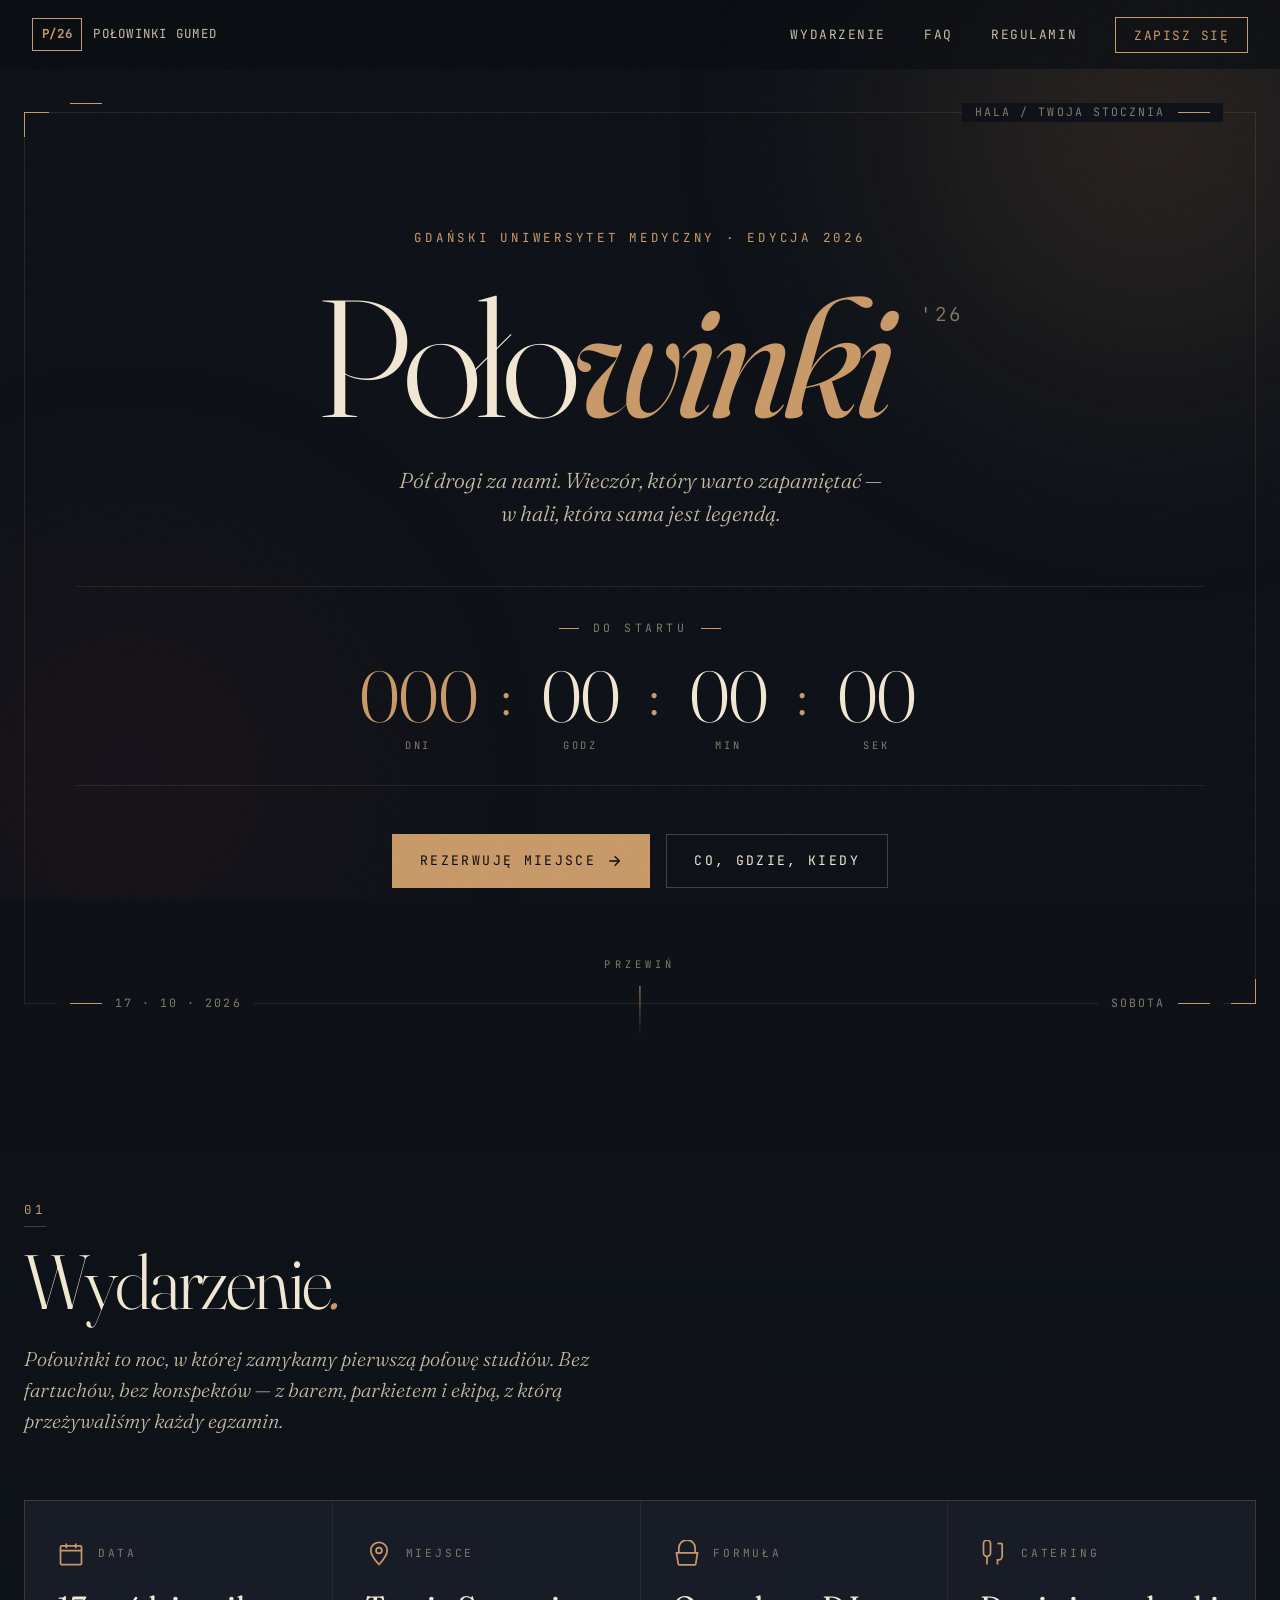
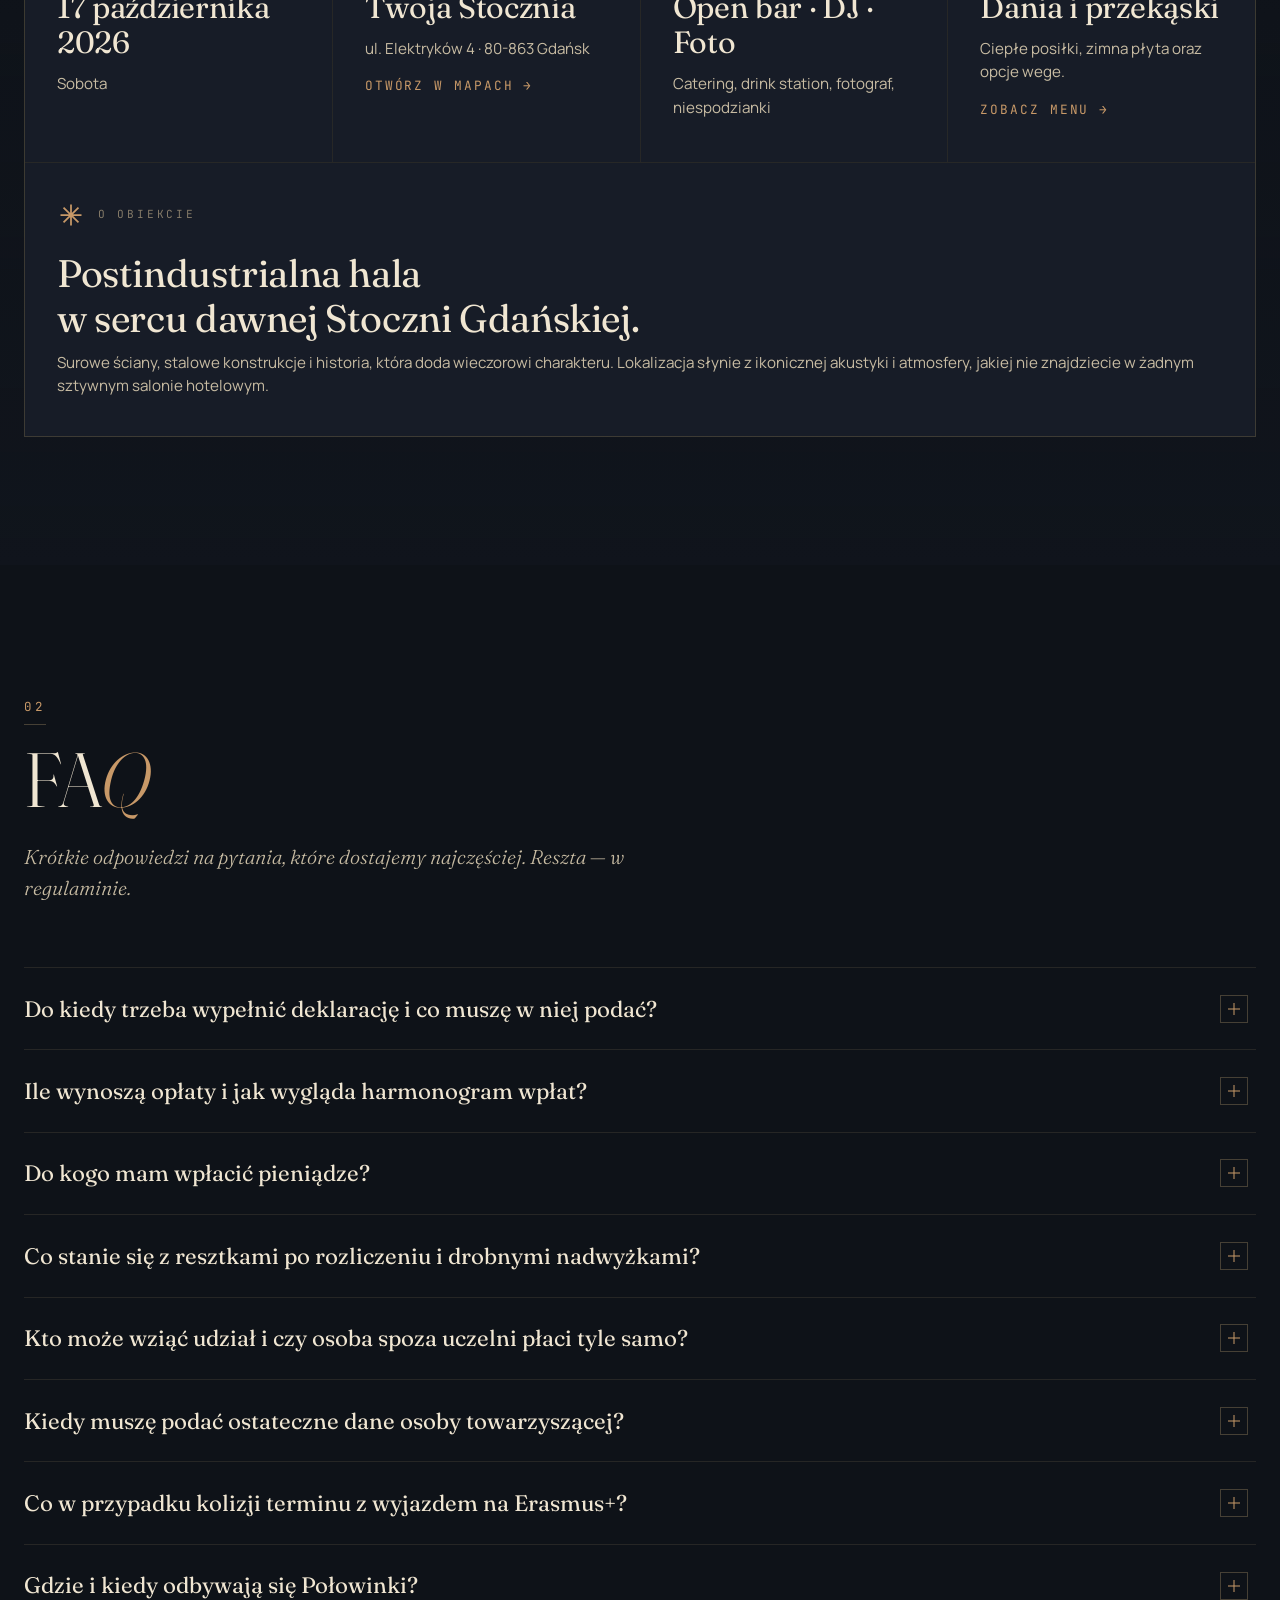
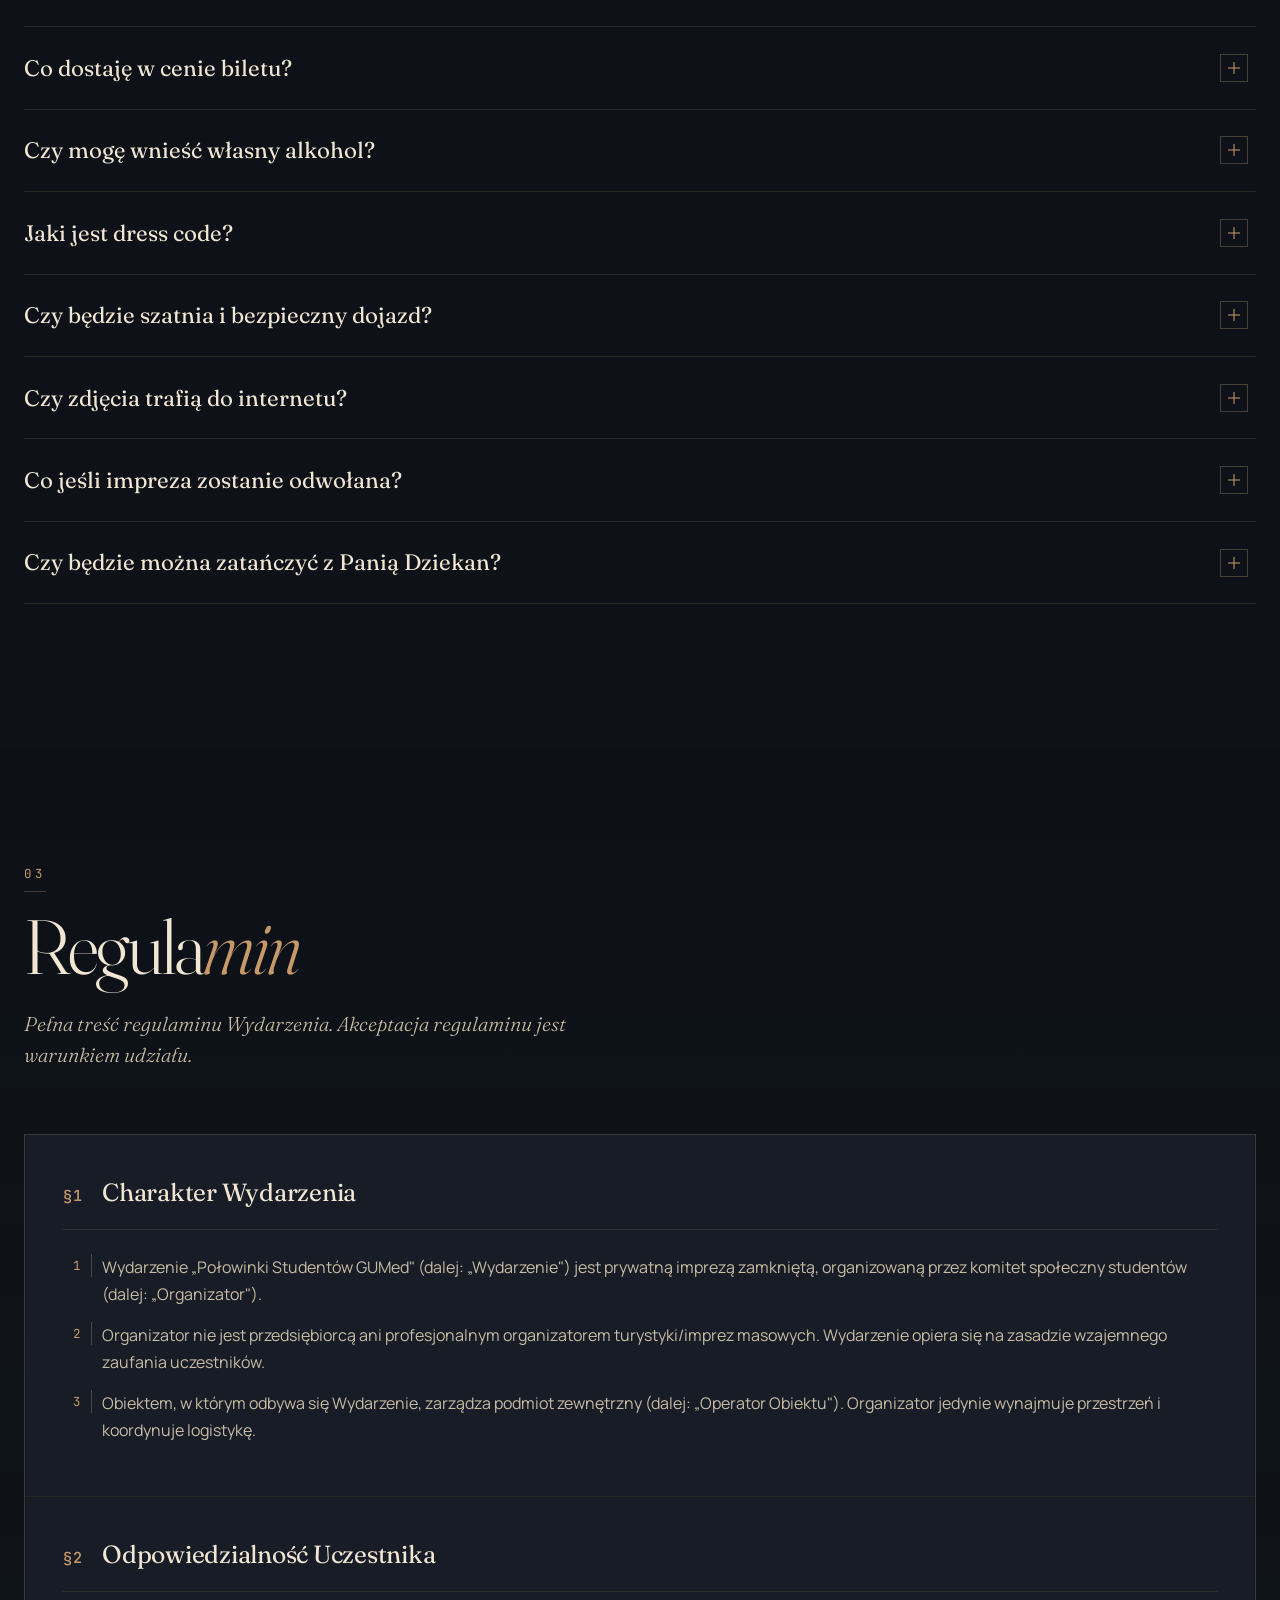
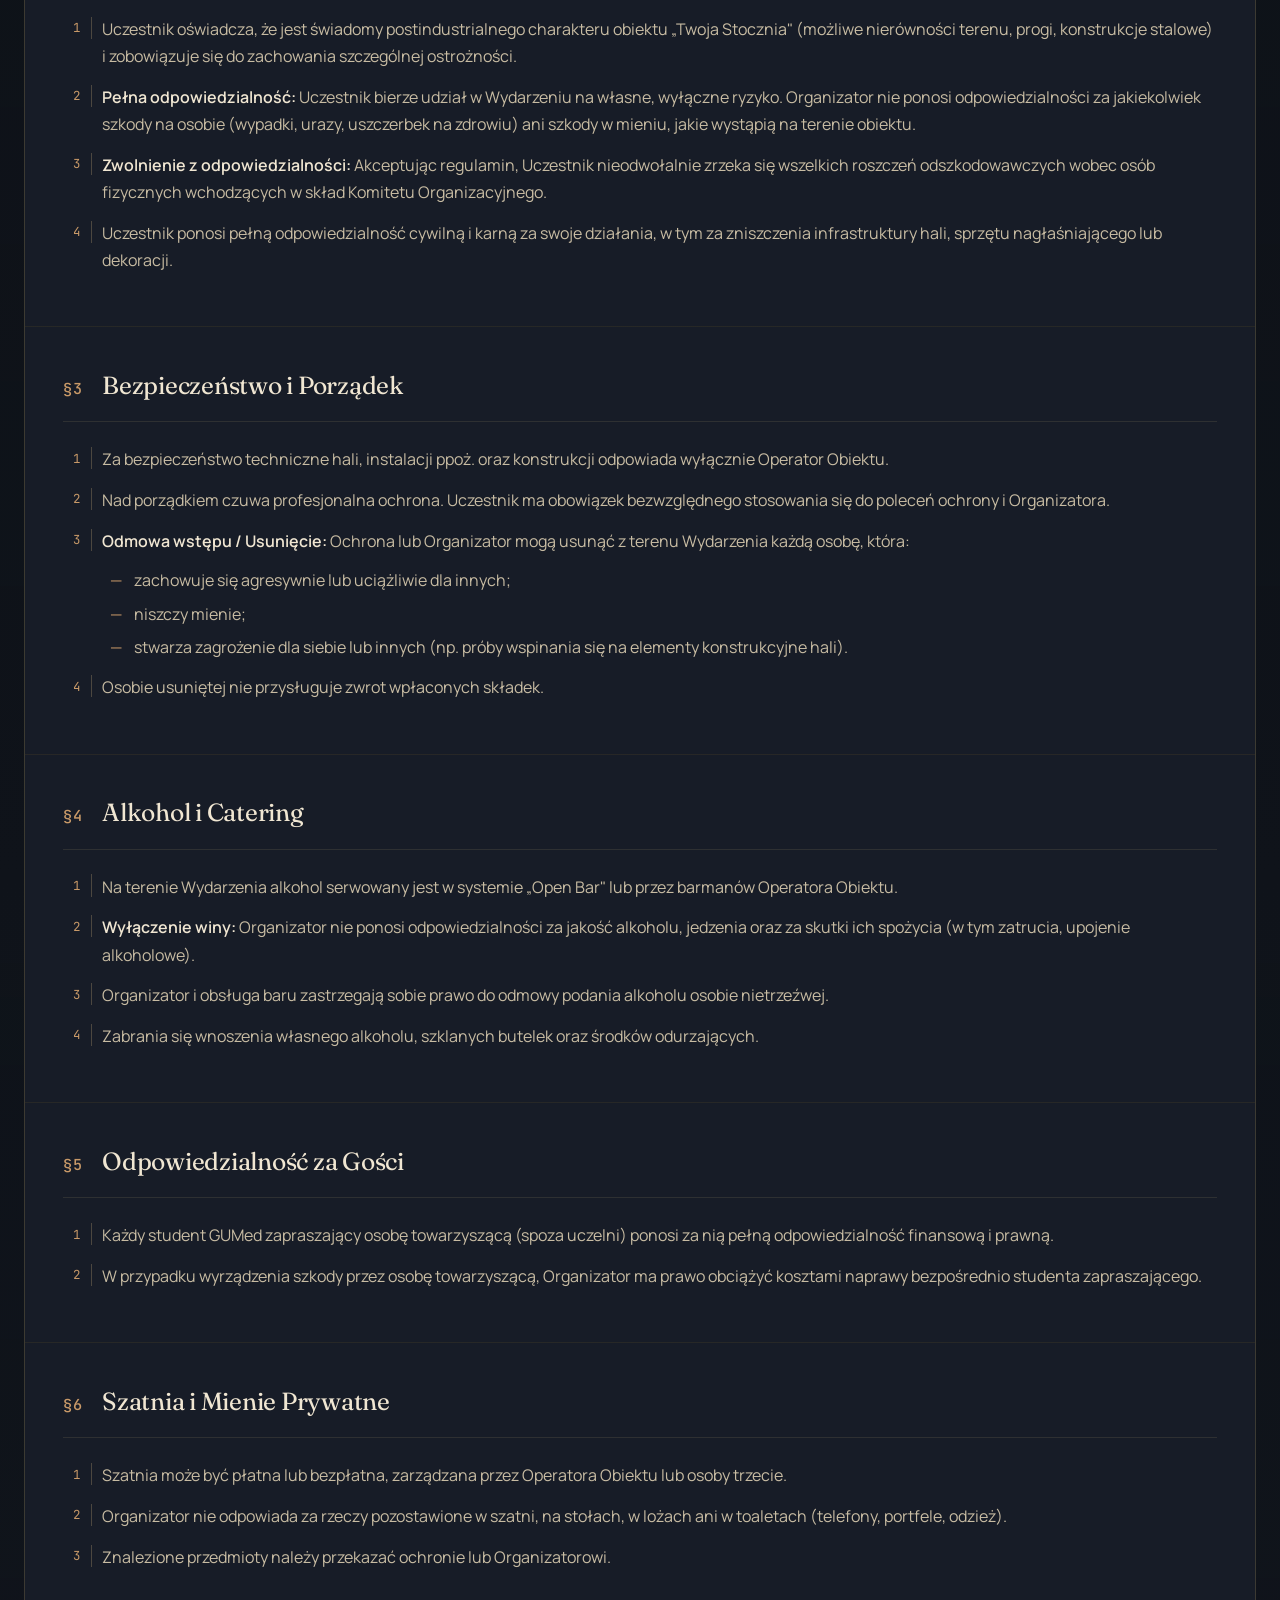
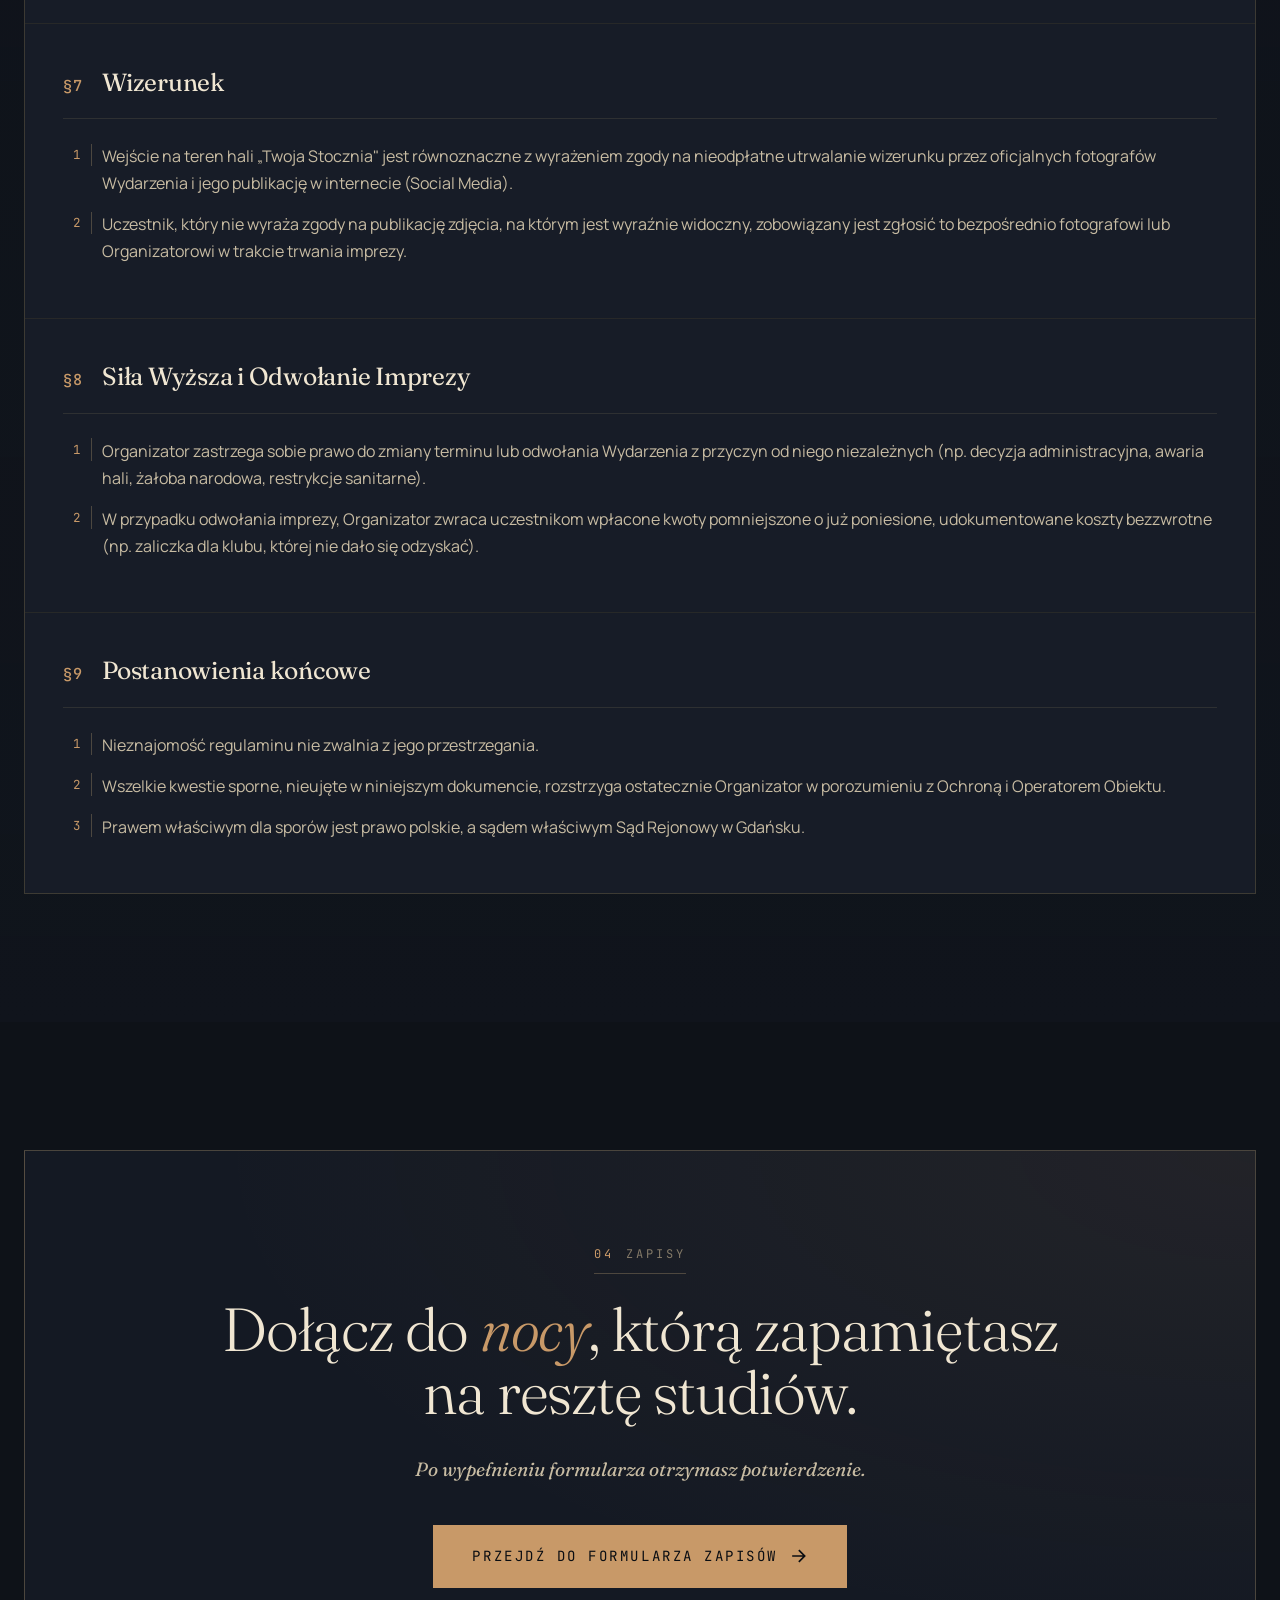
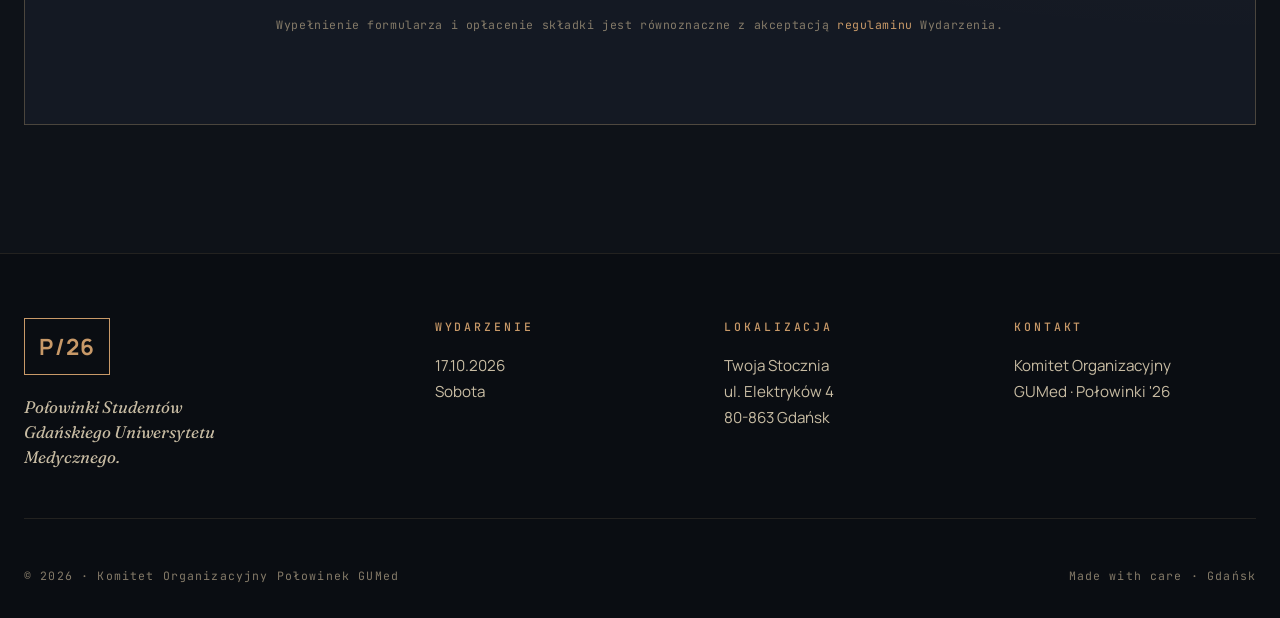
<file: index.html>
<!DOCTYPE html>
<html lang="pl">
<head>
    <meta charset="UTF-8">
    <meta name="viewport" content="width=device-width, initial-scale=1.0">
    <meta name="description" content="Połowinki Studentów GUMed 2026 — 17 października, Twoja Stocznia w Gdańsku. Wieczór, który zapamiętasz na resztę studiów.">
    <meta property="og:title" content="Połowinki GUMed 2026">
    <meta property="og:description" content="17.10.2026 · Twoja Stocznia · Gdańsk">
    <title>Połowinki GUMed 2026 — Twoja Stocznia</title>

    <link rel="preconnect" href="https://fonts.googleapis.com">
    <link rel="preconnect" href="https://fonts.gstatic.com" crossorigin>
    <link href="https://fonts.googleapis.com/css2?family=Fraunces:ital,opsz,wght@0,9..144,300..900;1,9..144,300..900&family=Manrope:wght@300;400;500;600;700&family=JetBrains+Mono:wght@300;400;500;700&display=swap" rel="stylesheet">

    <link rel="stylesheet" href="styles.css">
</head>
<body>

    <!-- Grain overlay -->
    <div class="grain" aria-hidden="true"></div>

    <!-- Ambient glow -->
    <div class="ambient" aria-hidden="true">
        <div class="glow glow-1"></div>
        <div class="glow glow-2"></div>
    </div>

    <!-- Nav -->
    <nav class="nav">
        <div class="nav-inner">
            <a href="#top" class="nav-brand">
                <span class="brand-mark">P/26</span>
                <span class="brand-text">Połowinki GUMed</span>
            </a>
            <ul class="nav-links">
                <li><a href="#wydarzenie">Wydarzenie</a></li>
                <li><a href="#faq">FAQ</a></li>
                <li><a href="#regulamin">Regulamin</a></li>
                <li><a href="#zapisy" class="nav-cta">Zapisz się</a></li>
            </ul>
            <button class="nav-toggle" aria-label="Menu" aria-expanded="false">
                <span></span><span></span><span></span>
            </button>
        </div>
    </nav>

    <!-- HERO -->
    <header id="top" class="hero">
        <div class="hero-frame">

            <div class="hero-meta hero-meta-tl reveal">
                <span class="line"></span>
            </div>
            <div class="hero-meta hero-meta-tr reveal">
                <span>Hala / Twoja Stocznia</span>
                <span class="line"></span>
            </div>

            <div class="hero-content">
                <p class="eyebrow reveal">Gdański Uniwersytet Medyczny · Edycja 2026</p>

                <h1 class="hero-title">
                    <span class="reveal">Poło<em>winki</em></span>
                    <span class="hero-year reveal">'26</span>
                </h1>

                <p class="hero-tagline reveal">
                    Pół drogi za nami. Wieczór, który warto zapamiętać —<br>
                    w hali, która sama jest legendą.
                </p>

                <!-- COUNTDOWN -->
                <div class="countdown reveal" aria-label="Odliczanie do wydarzenia">
                    <div class="countdown-label">
                        <span class="line short"></span>
                        <span>Do startu</span>
                        <span class="line short"></span>
                    </div>
                    <div class="countdown-grid">
                        <div class="cd-unit">
                            <span class="cd-value" id="cd-days">000</span>
                            <span class="cd-key">dni</span>
                        </div>
                        <div class="cd-sep">:</div>
                        <div class="cd-unit">
                            <span class="cd-value" id="cd-hours">00</span>
                            <span class="cd-key">godz</span>
                        </div>
                        <div class="cd-sep">:</div>
                        <div class="cd-unit">
                            <span class="cd-value" id="cd-minutes">00</span>
                            <span class="cd-key">min</span>
                        </div>
                        <div class="cd-sep">:</div>
                        <div class="cd-unit">
                            <span class="cd-value" id="cd-seconds">00</span>
                            <span class="cd-key">sek</span>
                        </div>
                    </div>
                </div>

                <div class="hero-cta reveal">
                    <a href="#zapisy" class="btn btn-primary">
                        <span>Rezerwuję miejsce</span>
                        <svg width="16" height="16" viewBox="0 0 24 24" fill="none" stroke="currentColor" stroke-width="2"><path d="M5 12h14M13 5l7 7-7 7"/></svg>
                    </a>
                    <a href="#wydarzenie" class="btn btn-ghost">
                        <span>Co, gdzie, kiedy</span>
                    </a>
                </div>
            </div>

            <div class="hero-meta hero-meta-bl reveal">
                <span class="line"></span>
                <span>17 · 10 · 2026</span>
            </div>
            <div class="hero-meta hero-meta-br reveal">
                <span>Sobota</span>
                <span class="line"></span>
            </div>
        </div>

        <div class="scroll-cue" aria-hidden="true">
            <span>przewiń</span>
            <span class="scroll-line"></span>
        </div>
    </header>

    <!-- WYDARZENIE / DETAILS -->
    <section id="wydarzenie" class="section section-details">
        <div class="container">
            <div class="section-head">
                <span class="section-num">01</span>
                <h2 class="section-title">Wydarzenie<em>.</em></h2>
                <p class="section-lede">
                    Połowinki to noc, w której zamykamy pierwszą połowę studiów. Bez fartuchów, bez konspektów —
                    z barem, parkietem i ekipą, z którą przeżywaliśmy każdy egzamin.
                </p>
            </div>

            <div class="details-grid">
                <article class="detail-card">
                    <div class="detail-card-head">
                        <span class="detail-icon">
                            <svg viewBox="0 0 24 24" fill="none" stroke="currentColor" stroke-width="1.5">
                                <rect x="3" y="5" width="18" height="16" rx="1"/>
                                <path d="M3 9h18M8 3v4M16 3v4"/>
                            </svg>
                        </span>
                        <span class="detail-label">Data</span>
                    </div>
                    <h3 class="detail-value">17 października 2026</h3>
                    <p class="detail-meta">Sobota</p>
                </article>

                <article class="detail-card">
                    <div class="detail-card-head">
                        <span class="detail-icon">
                            <svg viewBox="0 0 24 24" fill="none" stroke="currentColor" stroke-width="1.5">
                                <path d="M12 21s-7-7.5-7-12a7 7 0 0114 0c0 4.5-7 12-7 12z"/>
                                <circle cx="12" cy="9" r="2.5"/>
                            </svg>
                        </span>
                        <span class="detail-label">Miejsce</span>
                    </div>
                    <h3 class="detail-value">Twoja Stocznia</h3>
                    <p class="detail-meta">ul. Elektryków 4 · 80-863 Gdańsk</p>
                    <a href="https://maps.google.com/?q=Twoja+Stocznia+Elektryk%C3%B3w+4+Gda%C5%84sk" target="_blank" rel="noopener" class="detail-link">
                        Otwórz w mapach →
                    </a>
                </article>

                <article class="detail-card">
                    <div class="detail-card-head">
                        <span class="detail-icon">
                            <svg viewBox="0 0 24 24" fill="none" stroke="currentColor" stroke-width="1.5">
                                <path d="M5 11V7a7 7 0 0114 0v4"/>
                                <path d="M3 11h18l-1.5 9.5a1 1 0 01-1 .85h-13a1 1 0 01-1-.85L3 11z"/>
                            </svg>
                        </span>
                        <span class="detail-label">Formuła</span>
                    </div>
                    <h3 class="detail-value">Open bar · DJ · Foto</h3>
                    <p class="detail-meta">Catering, drink station, fotograf, niespodzianki</p>
                </article>

                <article class="detail-card">
                    <div class="detail-card-head">
                        <span class="detail-icon">
                            <svg viewBox="0 0 24 24" fill="none" stroke="currentColor" stroke-width="1.5">
                                <path d="M9 11V3a3 3 0 00-6 0v8c0 1.66 1.34 3 3 3h0c1.66 0 3-1.34 3-3z"/>
                                <path d="M6 14v7"/>
                                <path d="M19 3v11c0 1.66-1.34 3-3 3h-1v4"/>
                                <path d="M15 3h4"/>
                            </svg>
                        </span>
                        <span class="detail-label">Catering</span>
                    </div>
                    <h3 class="detail-value">Dania i przekąski</h3>
                    <p class="detail-meta">Ciepłe posiłki, zimna płyta oraz opcje wege.</p>
                    <a href="https://docs.google.com/document/d/1LWWIO0peQZLAxdT-zgbUD914sLw5LqYyNw_L5iSybtc/edit?usp=sharing" target="_blank" class="detail-link">
                        Zobacz menu →
                    </a>
                </article>

                <article class="detail-card detail-card-wide">
                    <div class="detail-card-head">
                        <span class="detail-icon">
                            <svg viewBox="0 0 24 24" fill="none" stroke="currentColor" stroke-width="1.5">
                                <path d="M12 3v18M3 12h18M5.6 5.6l12.8 12.8M18.4 5.6L5.6 18.4"/>
                            </svg>
                        </span>
                        <span class="detail-label">O obiekcie</span>
                    </div>
                    <h3 class="detail-value">Postindustrialna hala<br>w sercu dawnej Stoczni Gdańskiej.</h3>
                    <p class="detail-meta">
                        Surowe ściany, stalowe konstrukcje i historia, która doda wieczorowi charakteru.
                        Lokalizacja słynie z ikonicznej akustyki i atmosfery, jakiej nie znajdziecie w żadnym sztywnym salonie hotelowym.
                    </p>
                </article>
            </div>
        </div>
    </section>

   <!-- FAQ -->
<section id="faq" class="section section-faq">
    <div class="container">
        <div class="section-head">
            <span class="section-num">02</span>
            <h2 class="section-title">FA<em>Q</em></h2>
            <p class="section-lede">Krótkie odpowiedzi na pytania, które dostajemy najczęściej. Reszta — w regulaminie.</p>
        </div>

        <div class="faq-list">
            
            <!-- BLOK 1: ZAPISY I PŁATNOŚCI -->
            <details class="faq-item">
                <summary>
                    <span class="faq-q">Do kiedy trzeba wypełnić deklarację i co muszę w niej podać?</span>
                    <span class="faq-icon" aria-hidden="true"></span>
                </summary>
                <div class="faq-a">
                    <p>Formularz deklaracji należy wypełnić do 13 maja (środa). Zależy nam, abyś na tym etapie podjął ostateczną decyzję co do tego, czy bierzesz w wydarzeniu udział z osobą towarzyszącą, czy decydujesz się na bilet pojedynczy.</p>
                </div>
            </details>

            <details class="faq-item">
                <summary>
                    <span class="faq-q">Ile wynoszą opłaty i jak wygląda harmonogram wpłat?</span>
                    <span class="faq-icon" aria-hidden="true"></span>
                </summary>
                <div class="faq-a">
                    <p>Całkowity koszt uczestnictwa wyniesie około 600 zł (zakładamy wahania +/- 25 zł). Kwotę rozbijemy na 3 transze o podobnej wysokości (do ok. 200 zł). Pierwsza wpłata mija 15 maja, druga do końca czerwca.</p>
                </div>
            </details>

            <details class="faq-item">
                <summary>
                    <span class="faq-q">Do kogo mam wpłacić pieniądze?</span>
                    <span class="faq-icon" aria-hidden="true"></span>
                </summary>
                <div class="faq-a">
                    <p>Dla ułatwienia opłaty w grupach będą zbierać starości, którzy przekażą je następnie odpowiednim członkom komitetu organizacyjnego.</p>
                </div>
            </details>

            <details class="faq-item">
                <summary>
                    <span class="faq-q">Co stanie się z resztkami po rozliczeniu i drobnymi nadwyżkami?</span>
                    <span class="faq-icon" aria-hidden="true"></span>
                </summary>
                <div class="faq-a">
                    <p>Niewykorzystane końcówki (szacunkowo 1,50 – 2,00 zł na osobę) nie będą zwracane ze względów logistycznych. Cała pula zostanie przekazana na wsparcie organizacji charytatywnych.</p>
                </div>
            </details>

            <!-- BLOK 2: UCZESTNICY I GOŚCIE -->
            <details class="faq-item">
                <summary>
                    <span class="faq-q">Kto może wziąć udział i czy osoba spoza uczelni płaci tyle samo?</span>
                    <span class="faq-icon" aria-hidden="true"></span>
                </summary>
                <div class="faq-a">
                    <p>Wydarzenie jest dla studentów GUMed (połowa studiów) i ich gości. Koszt dla osoby towarzyszącej jest taki sam jak dla studenta – składka pokrywa identyczny pakiet świadczeń.</p>
                </div>
            </details>

            <details class="faq-item">
                <summary>
                    <span class="faq-q">Kiedy muszę podać ostateczne dane osoby towarzyszącej?</span>
                    <span class="faq-icon" aria-hidden="true"></span>
                </summary>
                <div class="faq-a">
                    <p>Imię i nazwisko osoby towarzyszącej będziemy zbierać na przełomie lipca i sierpnia w osobnym formularzu.</p>
                </div>
            </details>

            <details class="faq-item">
                <summary>
                    <span class="faq-q">Co w przypadku kolizji terminu z wyjazdem na Erasmus+?</span>
                    <span class="faq-icon" aria-hidden="true"></span>
                </summary>
                <div class="faq-a">
                    <p>Jeśli planujesz wyjazd, musisz zdecydować: krótki powrót do Gdańska na ten weekend lub rezygnacja. Radzimy sprawdzić kalendarz uczelni przyjmującej, bo decyzja o wpłacie jest wiążąca.</p>
                </div>
            </details>

            <!-- BLOK 3: LOGISTYKA I ORGANIZACJA -->
            <details class="faq-item">
                <summary>
                    <span class="faq-q">Gdzie i kiedy odbywają się Połowinki?</span>
                    <span class="faq-icon" aria-hidden="true"></span>
                </summary>
                <div class="faq-a">
                    <p>Sobota, 17 października, Twoja Stocznia (ul. Elektryków 4). Data i lokalizacja są już ostateczne i nie ulegną zmianie.</p>
                </div>
            </details>

            <details class="faq-item">
                <summary>
                    <span class="faq-q">Co dostaję w cenie biletu?</span>
                    <span class="faq-icon" aria-hidden="true"></span>
                </summary>
                <div class="faq-a">
                    <p>Wstęp, open bar, catering, oprawę muzyczną (DJ), fotorelację, oraz dekoracje.</p>
                </div>
            </details>

            <details class="faq-item">
                <summary>
                    <span class="faq-q">Czy mogę wnieść własny alkohol?</span>
                    <span class="faq-icon" aria-hidden="true"></span>
                </summary>
                <div class="faq-a">
                    <p>Nie. Cały alkohol serwowany jest przez obsługę w ramach open baru. Wnoszenie własnych butelek jest surowo zabronione.</p>
                </div>
            </details>

            <details class="faq-item">
                <summary>
                    <span class="faq-q">Jaki jest dress code?</span>
                    <span class="faq-icon" aria-hidden="true"></span>
                </summary>
                <div class="faq-a">
                    <p>Elegancki – koszula lub marynarka mile widziana. Uwaga: obiekt jest postindustrialny (nierówności), więc szpilki wybierasz na własne ryzyko!</p>
                </div>
            </details>

            <details class="faq-item">
                <summary>
                    <span class="faq-q">Czy będzie szatnia i bezpieczny dojazd?</span>
                    <span class="faq-icon" aria-hidden="true"></span>
                </summary>
                <div class="faq-a">
                    <p>Szatnia będzie dostępna (może być płatna). Obiekt jest 10 min od SKM Gdańsk Stocznia. Polecamy komunikację publiczną lub aplikacje typu Uber/Bolt.</p>
                </div>
            </details>

            <!-- BLOK 4: FORMALNOŚCI I INNE -->
            <details class="faq-item">
                <summary>
                    <span class="faq-q">Czy zdjęcia trafią do internetu?</span>
                    <span class="faq-icon" aria-hidden="true"></span>
                </summary>
                <div class="faq-a">
                    <p>Tak, wejście oznacza zgodę na publikację fotorelacji w social media. Jeśli nie chcesz publikacji swojego wizerunku, zgłoś to fotografowi na miejscu.</p>
                </div>
            </details>

            <details class="faq-item">
                <summary>
                    <span class="faq-q">Co jeśli impreza zostanie odwołana?</span>
                    <span class="faq-icon" aria-hidden="true"></span>
                </summary>
                <div class="faq-a">
                    <p>Zwracamy wpłacone kwoty pomniejszone o już poniesione, udokumentowane koszty bezzwrotne (np. zaliczki dla podwykonawców).</p>
                </div>
            </details>

            <details class="faq-item">
                <summary>
                    <span class="faq-q">Czy będzie można zatańczyć z Panią Dziekan?</span>
                    <span class="faq-icon" aria-hidden="true"></span>
                </summary>
                <div class="faq-a">
                    <p>;)</p>
                </div>
            </details>
            
        </div>
    </div>
</section>
    <!-- REGULAMIN -->
    <section id="regulamin" class="section section-rules">
        <div class="container">
            <div class="section-head">
                <span class="section-num">03</span>
                <h2 class="section-title">Regula<em>min</em></h2>
                <p class="section-lede">Pełna treść regulaminu Wydarzenia. Akceptacja regulaminu jest warunkiem udziału.</p>
            </div>

            <div class="rules-doc">
                <article class="rule">
                    <header><span class="rule-num">§1</span><h3>Charakter Wydarzenia</h3></header>
                    <ol>
                        <li>Wydarzenie „Połowinki Studentów GUMed" (dalej: „Wydarzenie") jest prywatną imprezą zamkniętą, organizowaną przez komitet społeczny studentów (dalej: „Organizator").</li>
                        <li>Organizator nie jest przedsiębiorcą ani profesjonalnym organizatorem turystyki/imprez masowych. Wydarzenie opiera się na zasadzie wzajemnego zaufania uczestników.</li>
                        <li>Obiektem, w którym odbywa się Wydarzenie, zarządza podmiot zewnętrzny (dalej: „Operator Obiektu"). Organizator jedynie wynajmuje przestrzeń i koordynuje logistykę.</li>
                    </ol>
                </article>

                <article class="rule">
                    <header><span class="rule-num">§2</span><h3>Odpowiedzialność Uczestnika</h3></header>
                    <ol>
                        <li>Uczestnik oświadcza, że jest świadomy postindustrialnego charakteru obiektu „Twoja Stocznia" (możliwe nierówności terenu, progi, konstrukcje stalowe) i zobowiązuje się do zachowania szczególnej ostrożności.</li>
                        <li><strong>Pełna odpowiedzialność:</strong> Uczestnik bierze udział w Wydarzeniu na własne, wyłączne ryzyko. Organizator nie ponosi odpowiedzialności za jakiekolwiek szkody na osobie (wypadki, urazy, uszczerbek na zdrowiu) ani szkody w mieniu, jakie wystąpią na terenie obiektu.</li>
                        <li><strong>Zwolnienie z odpowiedzialności:</strong> Akceptując regulamin, Uczestnik nieodwołalnie zrzeka się wszelkich roszczeń odszkodowawczych wobec osób fizycznych wchodzących w skład Komitetu Organizacyjnego.</li>
                        <li>Uczestnik ponosi pełną odpowiedzialność cywilną i karną za swoje działania, w tym za zniszczenia infrastruktury hali, sprzętu nagłaśniającego lub dekoracji.</li>
                    </ol>
                </article>

                <article class="rule">
                    <header><span class="rule-num">§3</span><h3>Bezpieczeństwo i Porządek</h3></header>
                    <ol>
                        <li>Za bezpieczeństwo techniczne hali, instalacji ppoż. oraz konstrukcji odpowiada wyłącznie Operator Obiektu.</li>
                        <li>Nad porządkiem czuwa profesjonalna ochrona. Uczestnik ma obowiązek bezwzględnego stosowania się do poleceń ochrony i Organizatora.</li>
                        <li><strong>Odmowa wstępu / Usunięcie:</strong> Ochrona lub Organizator mogą usunąć z terenu Wydarzenia każdą osobę, która:
                            <ul>
                                <li>zachowuje się agresywnie lub uciążliwie dla innych;</li>
                                <li>niszczy mienie;</li>
                                <li>stwarza zagrożenie dla siebie lub innych (np. próby wspinania się na elementy konstrukcyjne hali).</li>
                            </ul>
                        </li>
                        <li>Osobie usuniętej nie przysługuje zwrot wpłaconych składek.</li>
                    </ol>
                </article>

                <article class="rule">
                    <header><span class="rule-num">§4</span><h3>Alkohol i Catering</h3></header>
                    <ol>
                        <li>Na terenie Wydarzenia alkohol serwowany jest w systemie „Open Bar" lub przez barmanów Operatora Obiektu.</li>
                        <li><strong>Wyłączenie winy:</strong> Organizator nie ponosi odpowiedzialności za jakość alkoholu, jedzenia oraz za skutki ich spożycia (w tym zatrucia, upojenie alkoholowe).</li>
                        <li>Organizator i obsługa baru zastrzegają sobie prawo do odmowy podania alkoholu osobie nietrzeźwej.</li>
                        <li>Zabrania się wnoszenia własnego alkoholu, szklanych butelek oraz środków odurzających.</li>
                    </ol>
                </article>

                <article class="rule">
                    <header><span class="rule-num">§5</span><h3>Odpowiedzialność za Gości</h3></header>
                    <ol>
                        <li>Każdy student GUMed zapraszający osobę towarzyszącą (spoza uczelni) ponosi za nią pełną odpowiedzialność finansową i prawną.</li>
                        <li>W przypadku wyrządzenia szkody przez osobę towarzyszącą, Organizator ma prawo obciążyć kosztami naprawy bezpośrednio studenta zapraszającego.</li>
                    </ol>
                </article>

                <article class="rule">
                    <header><span class="rule-num">§6</span><h3>Szatnia i Mienie Prywatne</h3></header>
                    <ol>
                        <li>Szatnia może być płatna lub bezpłatna, zarządzana przez Operatora Obiektu lub osoby trzecie.</li>
                        <li>Organizator nie odpowiada za rzeczy pozostawione w szatni, na stołach, w lożach ani w toaletach (telefony, portfele, odzież).</li>
                        <li>Znalezione przedmioty należy przekazać ochronie lub Organizatorowi.</li>
                    </ol>
                </article>

                <article class="rule">
                    <header><span class="rule-num">§7</span><h3>Wizerunek</h3></header>
                    <ol>
                        <li>Wejście na teren hali „Twoja Stocznia" jest równoznaczne z wyrażeniem zgody na nieodpłatne utrwalanie wizerunku przez oficjalnych fotografów Wydarzenia i jego publikację w internecie (Social Media).</li>
                        <li>Uczestnik, który nie wyraża zgody na publikację zdjęcia, na którym jest wyraźnie widoczny, zobowiązany jest zgłosić to bezpośrednio fotografowi lub Organizatorowi w trakcie trwania imprezy.</li>
                    </ol>
                </article>

                <article class="rule">
                    <header><span class="rule-num">§8</span><h3>Siła Wyższa i Odwołanie Imprezy</h3></header>
                    <ol>
                        <li>Organizator zastrzega sobie prawo do zmiany terminu lub odwołania Wydarzenia z przyczyn od niego niezależnych (np. decyzja administracyjna, awaria hali, żałoba narodowa, restrykcje sanitarne).</li>
                        <li>W przypadku odwołania imprezy, Organizator zwraca uczestnikom wpłacone kwoty pomniejszone o już poniesione, udokumentowane koszty bezzwrotne (np. zaliczka dla klubu, której nie dało się odzyskać).</li>
                    </ol>
                </article>

                <article class="rule">
                    <header><span class="rule-num">§9</span><h3>Postanowienia końcowe</h3></header>
                    <ol>
                        <li>Nieznajomość regulaminu nie zwalnia z jego przestrzegania.</li>
                        <li>Wszelkie kwestie sporne, nieujęte w niniejszym dokumencie, rozstrzyga ostatecznie Organizator w porozumieniu z Ochroną i Operatorem Obiektu.</li>
                        <li>Prawem właściwym dla sporów jest prawo polskie, a sądem właściwym Sąd Rejonowy w Gdańsku.</li>
                    </ol>
                </article>
            </div>
        </div>
    </section>

    <!-- CTA / ZAPISY -->
    <section id="zapisy" class="section section-cta">
        <div class="container">
            <div class="cta-card">
                <div class="cta-meta">
                    <span class="cta-num">04</span>
                    <span class="cta-tag">Zapisy</span>
                </div>
                <h2 class="cta-title">Dołącz do <em>nocy</em>, którą zapamiętasz<br>na resztę studiów.</h2>
                <p class="cta-lede">
                    Po wypełnieniu formularza otrzymasz potwierdzenie.
                </p>
                <a href="https://forms.gle/XDMpX6QC5S7pXeQ99" class="btn btn-primary btn-large" target="_blank" rel="noopener">
    <span>Przejdź do formularza zapisów</span>
    <svg width="20" height="20" viewBox="0 0 24 24" fill="none" stroke="currentColor" stroke-width="2"><path d="M5 12h14M13 5l7 7-7 7"/></svg>
</a> 
                <p class="cta-fineprint">
                    Wypełnienie formularza i opłacenie składki jest równoznaczne z akceptacją <a href="#regulamin">regulaminu</a> Wydarzenia.
                </p>
            </div>
        </div>
    </section>

    <!-- FOOTER -->
    <footer class="footer">
        <div class="container">
            <div class="footer-grid">
                <div class="footer-brand">
                    <div class="brand-mark big">P/26</div>
                    <p class="footer-tagline">Połowinki Studentów<br>Gdańskiego Uniwersytetu Medycznego.</p>
                </div>
                <div class="footer-col">
                    <h4>Wydarzenie</h4>
                    <p>17.10.2026<br>Sobota</p>
                </div>
                <div class="footer-col">
                    <h4>Lokalizacja</h4>
                    <p>Twoja Stocznia<br>ul. Elektryków 4<br>80-863 Gdańsk</p>
                </div>
                <div class="footer-col">
                    <h4>Kontakt</h4>
                    <p>Komitet Organizacyjny<br>GUMed · Połowinki '26</p>
                </div>
            </div>
            <div class="footer-bottom">
                <span>© 2026 · Komitet Organizacyjny Połowinek GUMed</span>
                <span>Made with care · Gdańsk</span>
            </div>
        </div>
    </footer>

    <script src="script.js"></script>
</body>
</html>
</file>
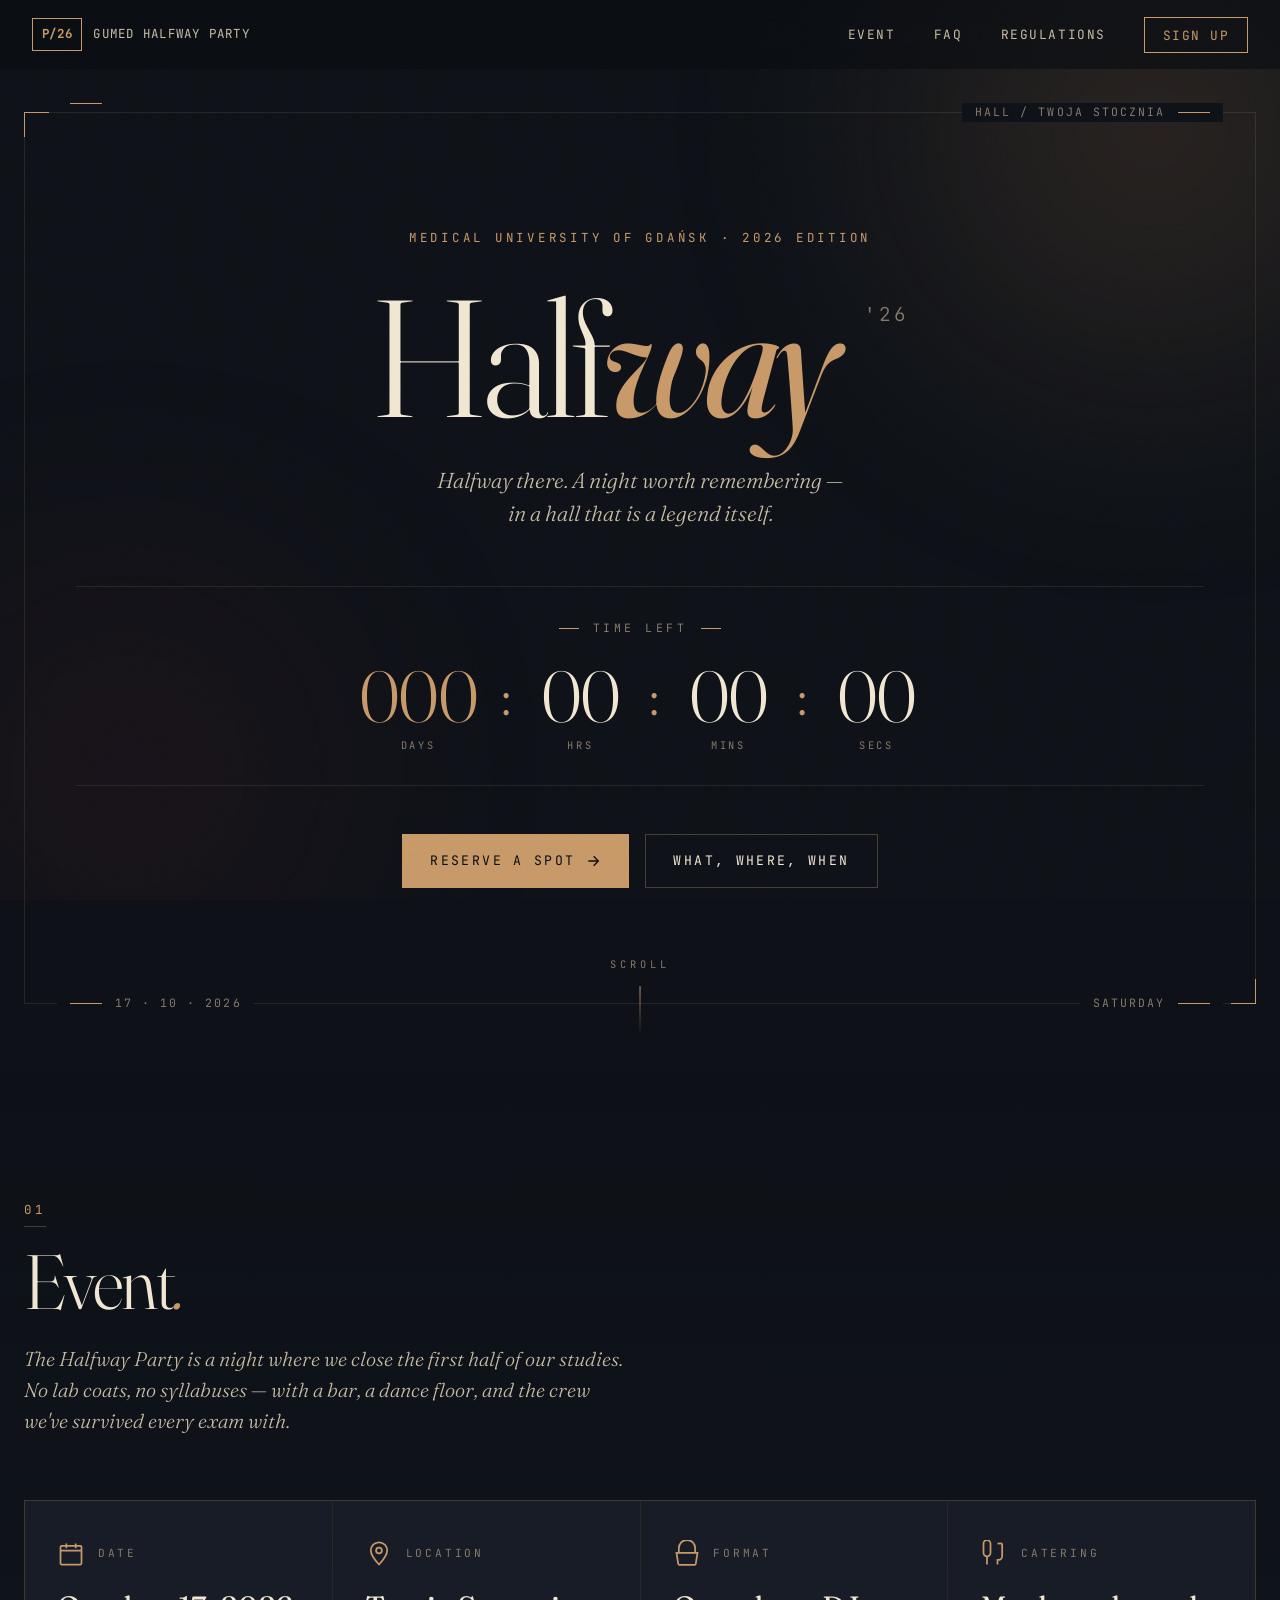
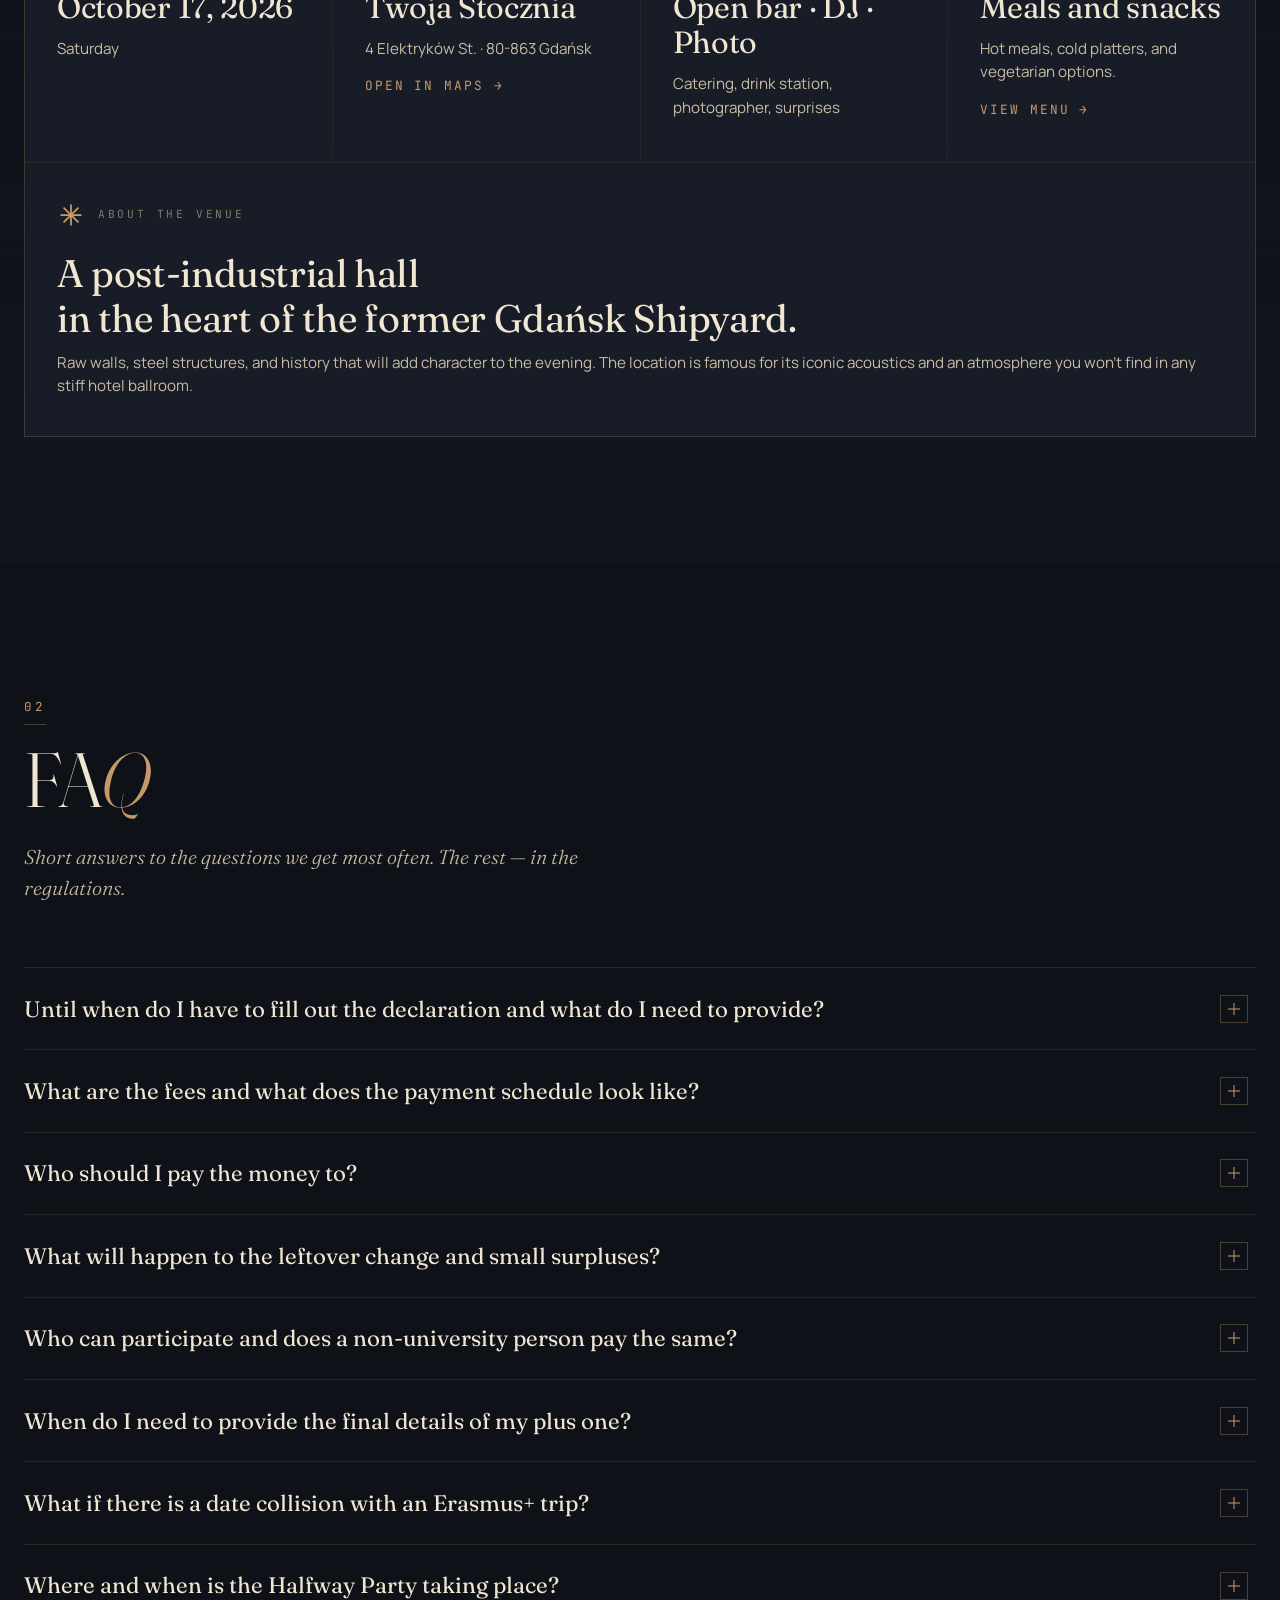
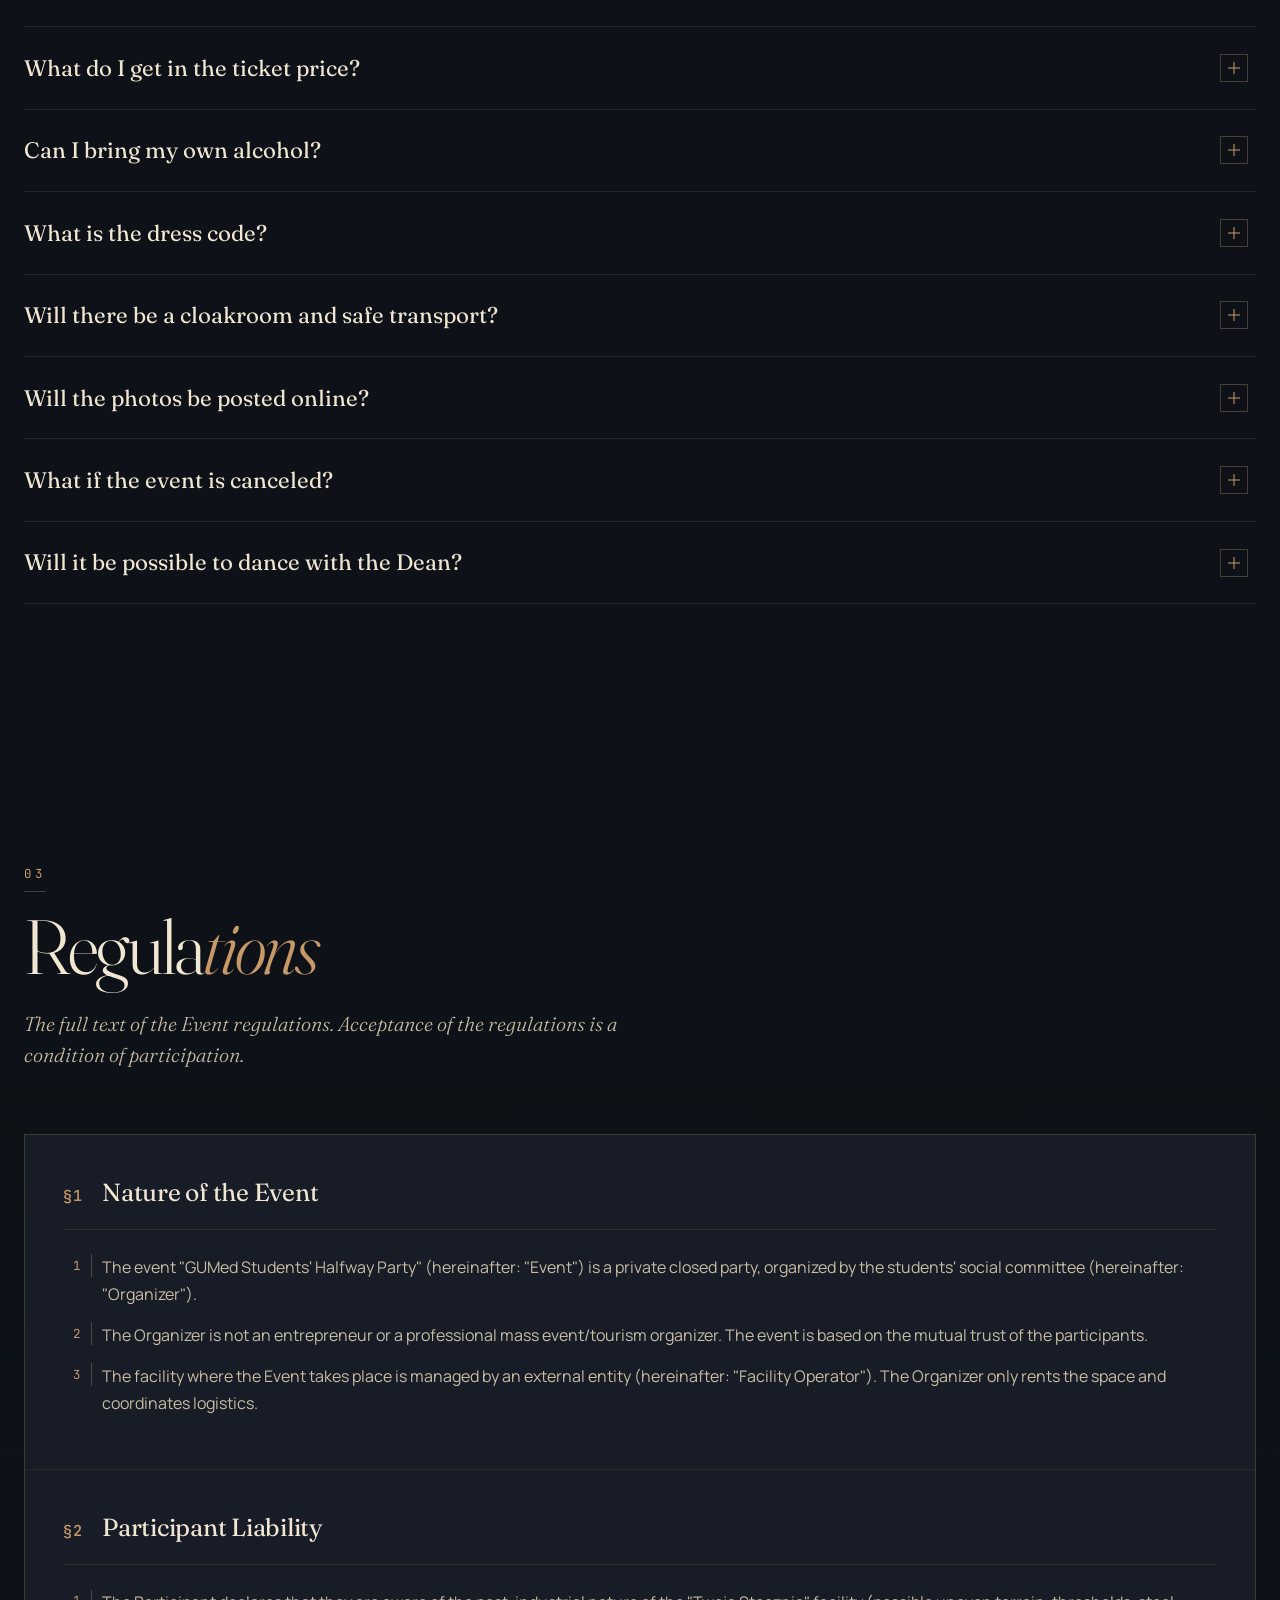
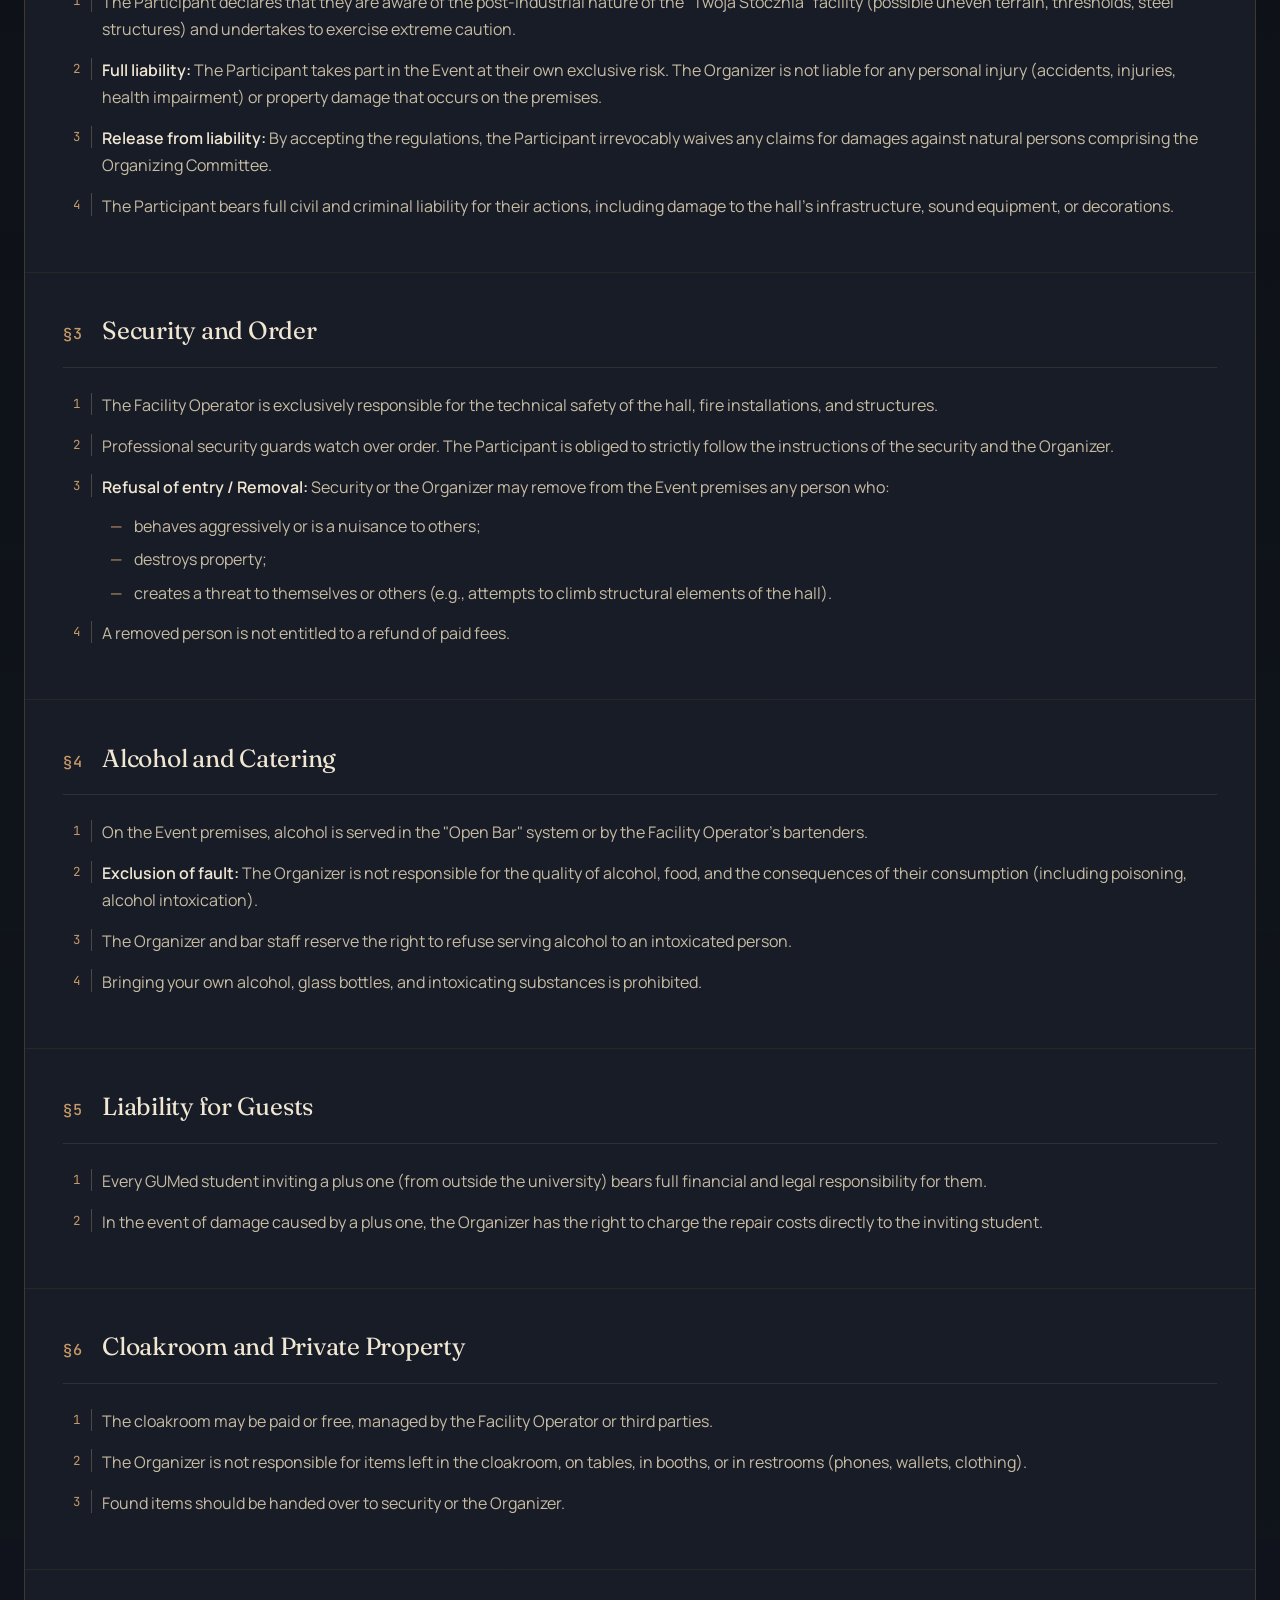
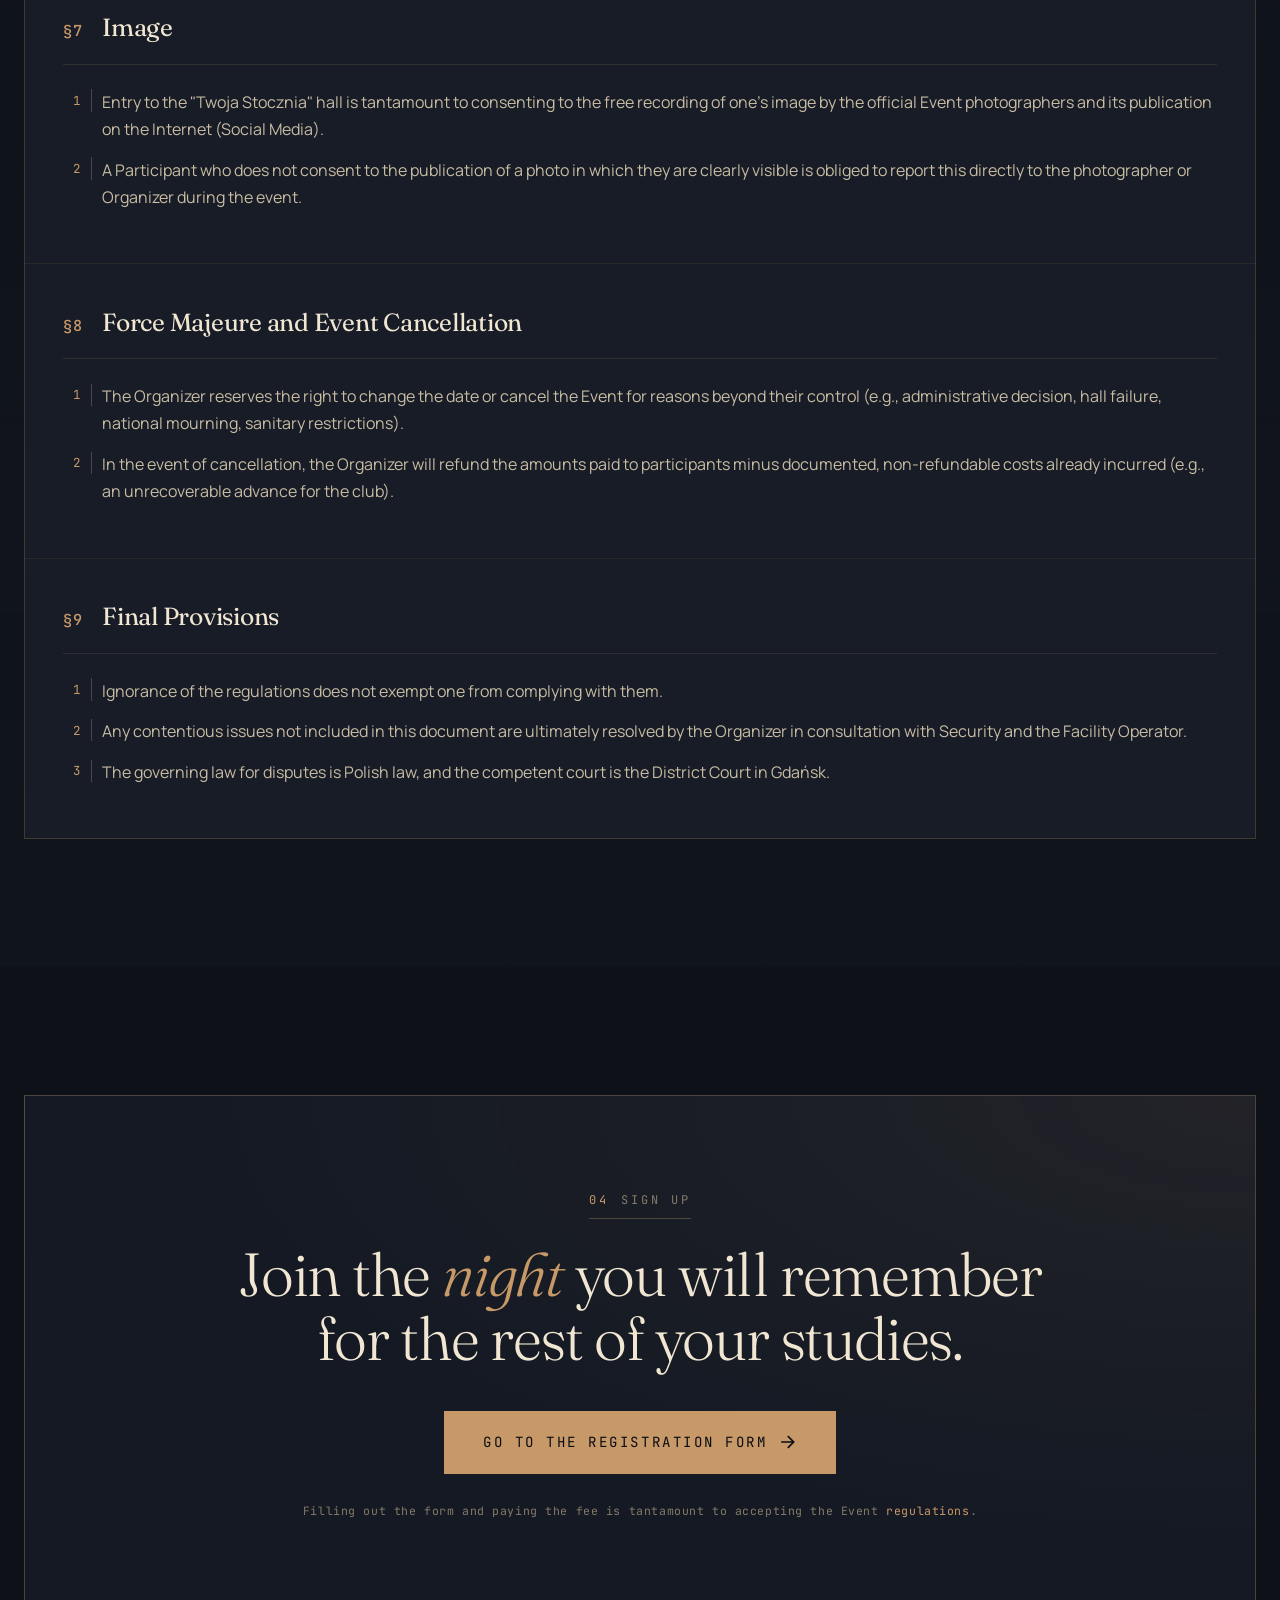
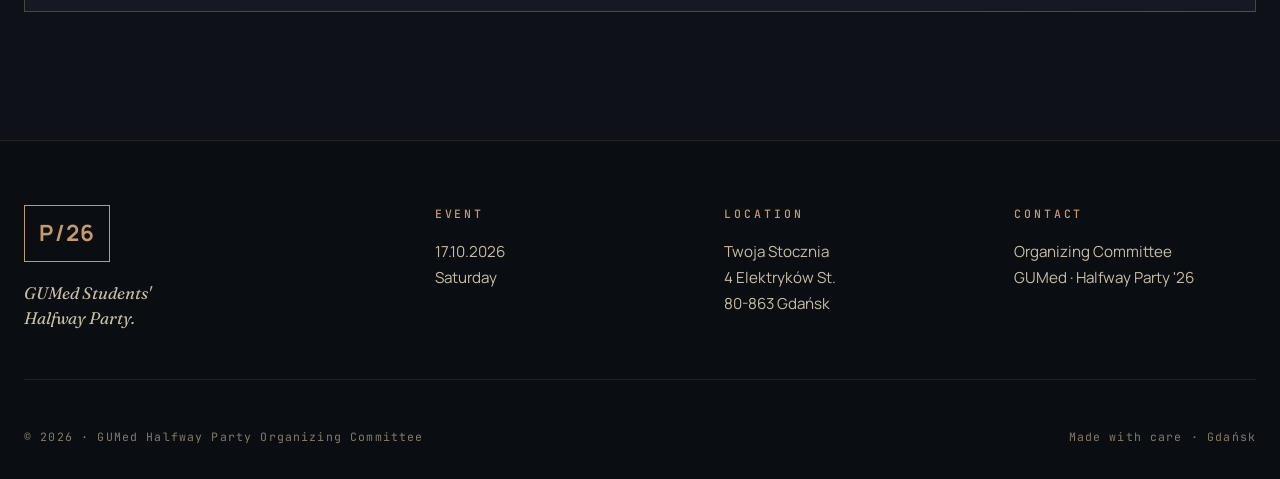
<file: english.html>
<!DOCTYPE html>
<html lang="en">
<head>
    <meta charset="UTF-8">
    <meta name="viewport" content="width=device-width, initial-scale=1.0">
    <meta name="description" content="GUMed Students' Halfway Party 2026 — October 17th, Twoja Stocznia in Gdańsk. A night you will remember for the rest of your studies.">
    <meta property="og:title" content="GUMed Halfway Party 2026">
    <meta property="og:description" content="17.10.2026 · Twoja Stocznia · Gdańsk">
    <title>GUMed Halfway Party 2026 — Twoja Stocznia</title>

    <link rel="preconnect" href="https://fonts.googleapis.com">
    <link rel="preconnect" href="https://fonts.gstatic.com" crossorigin>
    <link href="https://fonts.googleapis.com/css2?family=Fraunces:ital,opsz,wght@0,9..144,300..900;1,9..144,300..900&family=Manrope:wght@300;400;500;600;700&family=JetBrains+Mono:wght@300;400;500;700&display=swap" rel="stylesheet">

    <link rel="stylesheet" href="styles.css">
</head>
<body>

    <div class="grain" aria-hidden="true"></div>

    <div class="ambient" aria-hidden="true">
        <div class="glow glow-1"></div>
        <div class="glow glow-2"></div>
    </div>

    <nav class="nav">
        <div class="nav-inner">
            <a href="#top" class="nav-brand">
                <span class="brand-mark">P/26</span>
                <span class="brand-text">GUMed Halfway Party</span>
            </a>
            <ul class="nav-links">
                <li><a href="#wydarzenie">Event</a></li>
                <li><a href="#faq">FAQ</a></li>
                <li><a href="#regulamin">Regulations</a></li>
                <li><a href="#zapisy" class="nav-cta">Sign up</a></li>
            </ul>
            <button class="nav-toggle" aria-label="Menu" aria-expanded="false">
                <span></span><span></span><span></span>
            </button>
        </div>
    </nav>

    <header id="top" class="hero">
        <div class="hero-frame">

            <div class="hero-meta hero-meta-tl reveal">
                <span class="line"></span>
            </div>
            <div class="hero-meta hero-meta-tr reveal">
                <span>Hall / Twoja Stocznia</span>
                <span class="line"></span>
            </div>

            <div class="hero-content">
                <p class="eyebrow reveal">Medical University of Gdańsk · 2026 Edition</p>

                <h1 class="hero-title">
                    <span class="reveal">Half<em>way</em></span>
                    <span class="hero-year reveal">'26</span>
                </h1>

                <p class="hero-tagline reveal">
                    Halfway there. A night worth remembering —<br>
                    in a hall that is a legend itself.
                </p>

                <div class="countdown reveal" aria-label="Countdown to the event">
                    <div class="countdown-label">
                        <span class="line short"></span>
                        <span>Time left</span>
                        <span class="line short"></span>
                    </div>
                    <div class="countdown-grid">
                        <div class="cd-unit">
                            <span class="cd-value" id="cd-days">000</span>
                            <span class="cd-key">days</span>
                        </div>
                        <div class="cd-sep">:</div>
                        <div class="cd-unit">
                            <span class="cd-value" id="cd-hours">00</span>
                            <span class="cd-key">hrs</span>
                        </div>
                        <div class="cd-sep">:</div>
                        <div class="cd-unit">
                            <span class="cd-value" id="cd-minutes">00</span>
                            <span class="cd-key">mins</span>
                        </div>
                        <div class="cd-sep">:</div>
                        <div class="cd-unit">
                            <span class="cd-value" id="cd-seconds">00</span>
                            <span class="cd-key">secs</span>
                        </div>
                    </div>
                </div>

                <div class="hero-cta reveal">
                    <a href="#zapisy" class="btn btn-primary">
                        <span>Reserve a spot</span>
                        <svg width="16" height="16" viewBox="0 0 24 24" fill="none" stroke="currentColor" stroke-width="2"><path d="M5 12h14M13 5l7 7-7 7"/></svg>
                    </a>
                    <a href="#wydarzenie" class="btn btn-ghost">
                        <span>What, where, when</span>
                    </a>
                </div>
            </div>

            <div class="hero-meta hero-meta-bl reveal">
                <span class="line"></span>
                <span>17 · 10 · 2026</span>
            </div>
            <div class="hero-meta hero-meta-br reveal">
                <span>Saturday</span>
                <span class="line"></span>
            </div>
        </div>

        <div class="scroll-cue" aria-hidden="true">
            <span>scroll</span>
            <span class="scroll-line"></span>
        </div>
    </header>

    <section id="wydarzenie" class="section section-details">
        <div class="container">
            <div class="section-head">
                <span class="section-num">01</span>
                <h2 class="section-title">Event<em>.</em></h2>
                <p class="section-lede">
                    The Halfway Party is a night where we close the first half of our studies. No lab coats, no syllabuses —
                    with a bar, a dance floor, and the crew we've survived every exam with.
                </p>
            </div>

            <div class="details-grid">
                <article class="detail-card">
                    <div class="detail-card-head">
                        <span class="detail-icon">
                            <svg viewBox="0 0 24 24" fill="none" stroke="currentColor" stroke-width="1.5">
                                <rect x="3" y="5" width="18" height="16" rx="1"/>
                                <path d="M3 9h18M8 3v4M16 3v4"/>
                            </svg>
                        </span>
                        <span class="detail-label">Date</span>
                    </div>
                    <h3 class="detail-value">October 17, 2026</h3>
                    <p class="detail-meta">Saturday</p>
                </article>

                <article class="detail-card">
                    <div class="detail-card-head">
                        <span class="detail-icon">
                            <svg viewBox="0 0 24 24" fill="none" stroke="currentColor" stroke-width="1.5">
                                <path d="M12 21s-7-7.5-7-12a7 7 0 0114 0c0 4.5-7 12-7 12z"/>
                                <circle cx="12" cy="9" r="2.5"/>
                            </svg>
                        </span>
                        <span class="detail-label">Location</span>
                    </div>
                    <h3 class="detail-value">Twoja Stocznia</h3>
                    <p class="detail-meta">4 Elektryków St. · 80-863 Gdańsk</p>
                    <a href="https://maps.google.com/?q=Twoja+Stocznia+Elektryk%C3%B3w+4+Gda%C5%84sk" target="_blank" rel="noopener" class="detail-link">
                        Open in Maps →
                    </a>
                </article>

                <article class="detail-card">
                    <div class="detail-card-head">
                        <span class="detail-icon">
                            <svg viewBox="0 0 24 24" fill="none" stroke="currentColor" stroke-width="1.5">
                                <path d="M5 11V7a7 7 0 0114 0v4"/>
                                <path d="M3 11h18l-1.5 9.5a1 1 0 01-1 .85h-13a1 1 0 01-1-.85L3 11z"/>
                            </svg>
                        </span>
                        <span class="detail-label">Format</span>
                    </div>
                    <h3 class="detail-value">Open bar · DJ · Photo</h3>
                    <p class="detail-meta">Catering, drink station, photographer, surprises</p>
                </article>

                <article class="detail-card">
                    <div class="detail-card-head">
                        <span class="detail-icon">
                            <svg viewBox="0 0 24 24" fill="none" stroke="currentColor" stroke-width="1.5">
                                <path d="M9 11V3a3 3 0 00-6 0v8c0 1.66 1.34 3 3 3h0c1.66 0 3-1.34 3-3z"/>
                                <path d="M6 14v7"/>
                                <path d="M19 3v11c0 1.66-1.34 3-3 3h-1v4"/>
                                <path d="M15 3h4"/>
                            </svg>
                        </span>
                        <span class="detail-label">Catering</span>
                    </div>
                    <h3 class="detail-value">Meals and snacks</h3>
                    <p class="detail-meta">Hot meals, cold platters, and vegetarian options.</p>
                    <a href="https://docs.google.com/document/d/1kIuLdrGcYdD8i3GgIMDZNb4uATUIlakKnTvEuz2iXPI/edit?usp=sharing" target="_blank" class="detail-link">
                        View menu →
                    </a>
                </article>

                <article class="detail-card detail-card-wide">
                    <div class="detail-card-head">
                        <span class="detail-icon">
                            <svg viewBox="0 0 24 24" fill="none" stroke="currentColor" stroke-width="1.5">
                                <path d="M12 3v18M3 12h18M5.6 5.6l12.8 12.8M18.4 5.6L5.6 18.4"/>
                            </svg>
                        </span>
                        <span class="detail-label">About the venue</span>
                    </div>
                    <h3 class="detail-value">A post-industrial hall<br>in the heart of the former Gdańsk Shipyard.</h3>
                    <p class="detail-meta">
                        Raw walls, steel structures, and history that will add character to the evening.
                        The location is famous for its iconic acoustics and an atmosphere you won't find in any stiff hotel ballroom.
                    </p>
                </article>
            </div>
        </div>
    </section>

   <section id="faq" class="section section-faq">
    <div class="container">
        <div class="section-head">
            <span class="section-num">02</span>
            <h2 class="section-title">FA<em>Q</em></h2>
            <p class="section-lede">Short answers to the questions we get most often. The rest — in the regulations.</p>
        </div>

        <div class="faq-list">
            
            <details class="faq-item">
                <summary>
                    <span class="faq-q">Until when do I have to fill out the declaration and what do I need to provide?</span>
                    <span class="faq-icon" aria-hidden="true"></span>
                </summary>
                <div class="faq-a">
                    <p>The declaration form must be completed by May 31th (Sunday). We want you to make a final decision at this stage regarding whether you are attending the event with a plus one or opting for a single ticket.</p>
                </div>
            </details>

            <details class="faq-item">
                <summary>
                    <span class="faq-q">What are the fees and what does the payment schedule look like?</span>
                    <span class="faq-icon" aria-hidden="true"></span>
                </summary>
                <div class="faq-a">
                    <p>The total cost of participation will be approximately 500 PLN (we assume fluctuations of +/- 25 PLN). We will split the amount into 3 installments of similar size (up to approx. 170 PLN). The first payment deadline is 1'st June, the second by the end of June.</p>
                </div>
            </details>

            <details class="faq-item">
                <summary>
                    <span class="faq-q">Who should I pay the money to?</span>
                    <span class="faq-icon" aria-hidden="true"></span>
                </summary>
                <div class="faq-a">
                    <p>
    <strong>Account number:</strong> 02 1020 1909 0000 3902 0331 1016<br>
    <strong>Recipient:</strong> KAMIL DUSZYŃSKI<br>
    <strong>Bank:</strong> PKO BP<br>
    <strong>BIC / SWIFT code:</strong> BPKOPLPW <br> <br> 
                        <strong>Transfer title (strictly required):</strong> "POLOWINKI" FIRST NAME + LAST NAME (if applicable, add a note that the payment also covers a plus one).
</p>
                </div>
            </details>

            <details class="faq-item">
                <summary>
                    <span class="faq-q">What will happen to the leftover change and small surpluses?</span>
                    <span class="faq-icon" aria-hidden="true"></span>
                </summary>
                <div class="faq-a">
                    <p>Unused small change (estimated 1.50 - 2.00 PLN per person) will not be refunded for logistical reasons. The entire pool will be donated to charity organizations.</p>
                </div>
            </details>

            <details class="faq-item">
                <summary>
                    <span class="faq-q">Who can participate and does a non-university person pay the same?</span>
                    <span class="faq-icon" aria-hidden="true"></span>
                </summary>
                <div class="faq-a">
                    <p>The event is for GUMed students (halfway through their studies) and their guests. The cost for a plus one is the same as for a student – the fee covers the exact same package of benefits.</p>
                </div>
            </details>

            <details class="faq-item">
                <summary>
                    <span class="faq-q">When do I need to provide the final details of my plus one?</span>
                    <span class="faq-icon" aria-hidden="true"></span>
                </summary>
                <div class="faq-a">
                    <p>We will collect the first and last name of your plus one at the turn of July and August in a separate form.</p>
                </div>
            </details>

            <details class="faq-item">
                <summary>
                    <span class="faq-q">What if there is a date collision with an Erasmus+ trip?</span>
                    <span class="faq-icon" aria-hidden="true"></span>
                </summary>
                <div class="faq-a">
                    <p>If you are planning a trip, you must decide: a short return to Gdańsk for this weekend or resignation. We advise checking the host university's calendar, as the decision to pay is binding.</p>
                </div>
            </details>

            <details class="faq-item">
                <summary>
                    <span class="faq-q">Where and when is the Halfway Party taking place?</span>
                    <span class="faq-icon" aria-hidden="true"></span>
                </summary>
                <div class="faq-a">
                    <p>Saturday, October 17th, Twoja Stocznia (4 Elektryków St.). The date and location are now final and will not change.</p>
                </div>
            </details>

            <details class="faq-item">
                <summary>
                    <span class="faq-q">What do I get in the ticket price?</span>
                    <span class="faq-icon" aria-hidden="true"></span>
                </summary>
                <div class="faq-a">
                    <p>Entry, open bar, catering, music (DJ), photo coverage, and decorations.</p>
                </div>
            </details>

            <details class="faq-item">
                <summary>
                    <span class="faq-q">Can I bring my own alcohol?</span>
                    <span class="faq-icon" aria-hidden="true"></span>
                </summary>
                <div class="faq-a">
                    <p>No. All alcohol is served by the staff as part of the open bar. Bringing your own bottles is strictly prohibited.</p>
                </div>
            </details>

            <details class="faq-item">
                <summary>
                    <span class="faq-q">What is the dress code?</span>
                    <span class="faq-icon" aria-hidden="true"></span>
                </summary>
                <div class="faq-a">
                    <p>Elegant – a shirt or blazer is welcome. Note: the venue is post-industrial (uneven surfaces), so you wear heels at your own risk!</p>
                </div>
            </details>

            <details class="faq-item">
                <summary>
                    <span class="faq-q">Will there be a cloakroom and safe transport?</span>
                    <span class="faq-icon" aria-hidden="true"></span>
                </summary>
                <div class="faq-a">
                    <p>A cloakroom will be available (may be paid). The venue is 10 mins from SKM Gdańsk Stocznia. We recommend public transport or apps like Uber/Bolt.</p>
                </div>
            </details>

            <details class="faq-item">
                <summary>
                    <span class="faq-q">Will the photos be posted online?</span>
                    <span class="faq-icon" aria-hidden="true"></span>
                </summary>
                <div class="faq-a">
                    <p>Yes, entry implies consent to the publication of the photo coverage on social media. If you do not want your image published, report it to the photographer on site.</p>
                </div>
            </details>

            <details class="faq-item">
                <summary>
                    <span class="faq-q">What if the event is canceled?</span>
                    <span class="faq-icon" aria-hidden="true"></span>
                </summary>
                <div class="faq-a">
                    <p>We refund the amounts paid minus documented, non-refundable costs already incurred (e.g., advances for subcontractors).</p>
                </div>
            </details>

            <details class="faq-item">
                <summary>
                    <span class="faq-q">Will it be possible to dance with the Dean?</span>
                    <span class="faq-icon" aria-hidden="true"></span>
                </summary>
                <div class="faq-a">
                    <p>;)</p>
                </div>
            </details>
            
        </div>
    </div>
</section>
    <section id="regulamin" class="section section-rules">
        <div class="container">
            <div class="section-head">
                <span class="section-num">03</span>
                <h2 class="section-title">Regula<em>tions</em></h2>
                <p class="section-lede">The full text of the Event regulations. Acceptance of the regulations is a condition of participation.</p>
            </div>

            <div class="rules-doc">
                <article class="rule">
                    <header><span class="rule-num">§1</span><h3>Nature of the Event</h3></header>
                    <ol>
                        <li>The event "GUMed Students' Halfway Party" (hereinafter: "Event") is a private closed party, organized by the students' social committee (hereinafter: "Organizer").</li>
                        <li>The Organizer is not an entrepreneur or a professional mass event/tourism organizer. The event is based on the mutual trust of the participants.</li>
                        <li>The facility where the Event takes place is managed by an external entity (hereinafter: "Facility Operator"). The Organizer only rents the space and coordinates logistics.</li>
                    </ol>
                </article>

                <article class="rule">
                    <header><span class="rule-num">§2</span><h3>Participant Liability</h3></header>
                    <ol>
                        <li>The Participant declares that they are aware of the post-industrial nature of the "Twoja Stocznia" facility (possible uneven terrain, thresholds, steel structures) and undertakes to exercise extreme caution.</li>
                        <li><strong>Full liability:</strong> The Participant takes part in the Event at their own exclusive risk. The Organizer is not liable for any personal injury (accidents, injuries, health impairment) or property damage that occurs on the premises.</li>
                        <li><strong>Release from liability:</strong> By accepting the regulations, the Participant irrevocably waives any claims for damages against natural persons comprising the Organizing Committee.</li>
                        <li>The Participant bears full civil and criminal liability for their actions, including damage to the hall's infrastructure, sound equipment, or decorations.</li>
                    </ol>
                </article>

                <article class="rule">
                    <header><span class="rule-num">§3</span><h3>Security and Order</h3></header>
                    <ol>
                        <li>The Facility Operator is exclusively responsible for the technical safety of the hall, fire installations, and structures.</li>
                        <li>Professional security guards watch over order. The Participant is obliged to strictly follow the instructions of the security and the Organizer.</li>
                        <li><strong>Refusal of entry / Removal:</strong> Security or the Organizer may remove from the Event premises any person who:
                            <ul>
                                <li>behaves aggressively or is a nuisance to others;</li>
                                <li>destroys property;</li>
                                <li>creates a threat to themselves or others (e.g., attempts to climb structural elements of the hall).</li>
                            </ul>
                        </li>
                        <li>A removed person is not entitled to a refund of paid fees.</li>
                    </ol>
                </article>

                <article class="rule">
                    <header><span class="rule-num">§4</span><h3>Alcohol and Catering</h3></header>
                    <ol>
                        <li>On the Event premises, alcohol is served in the "Open Bar" system or by the Facility Operator's bartenders.</li>
                        <li><strong>Exclusion of fault:</strong> The Organizer is not responsible for the quality of alcohol, food, and the consequences of their consumption (including poisoning, alcohol intoxication).</li>
                        <li>The Organizer and bar staff reserve the right to refuse serving alcohol to an intoxicated person.</li>
                        <li>Bringing your own alcohol, glass bottles, and intoxicating substances is prohibited.</li>
                    </ol>
                </article>

                <article class="rule">
                    <header><span class="rule-num">§5</span><h3>Liability for Guests</h3></header>
                    <ol>
                        <li>Every GUMed student inviting a plus one (from outside the university) bears full financial and legal responsibility for them.</li>
                        <li>In the event of damage caused by a plus one, the Organizer has the right to charge the repair costs directly to the inviting student.</li>
                    </ol>
                </article>

                <article class="rule">
                    <header><span class="rule-num">§6</span><h3>Cloakroom and Private Property</h3></header>
                    <ol>
                        <li>The cloakroom may be paid or free, managed by the Facility Operator or third parties.</li>
                        <li>The Organizer is not responsible for items left in the cloakroom, on tables, in booths, or in restrooms (phones, wallets, clothing).</li>
                        <li>Found items should be handed over to security or the Organizer.</li>
                    </ol>
                </article>

                <article class="rule">
                    <header><span class="rule-num">§7</span><h3>Image</h3></header>
                    <ol>
                        <li>Entry to the "Twoja Stocznia" hall is tantamount to consenting to the free recording of one's image by the official Event photographers and its publication on the Internet (Social Media).</li>
                        <li>A Participant who does not consent to the publication of a photo in which they are clearly visible is obliged to report this directly to the photographer or Organizer during the event.</li>
                    </ol>
                </article>

                <article class="rule">
                    <header><span class="rule-num">§8</span><h3>Force Majeure and Event Cancellation</h3></header>
                    <ol>
                        <li>The Organizer reserves the right to change the date or cancel the Event for reasons beyond their control (e.g., administrative decision, hall failure, national mourning, sanitary restrictions).</li>
                        <li>In the event of cancellation, the Organizer will refund the amounts paid to participants minus documented, non-refundable costs already incurred (e.g., an unrecoverable advance for the club).</li>
                    </ol>
                </article>

                <article class="rule">
                    <header><span class="rule-num">§9</span><h3>Final Provisions</h3></header>
                    <ol>
                        <li>Ignorance of the regulations does not exempt one from complying with them.</li>
                        <li>Any contentious issues not included in this document are ultimately resolved by the Organizer in consultation with Security and the Facility Operator.</li>
                        <li>The governing law for disputes is Polish law, and the competent court is the District Court in Gdańsk.</li>
                    </ol>
                </article>
            </div>
        </div>
    </section>

    <section id="zapisy" class="section section-cta">
        <div class="container">
            <div class="cta-card">
                <div class="cta-meta">
                    <span class="cta-num">04</span>
                    <span class="cta-tag">Sign up</span>
                </div>
                <h2 class="cta-title">Join the <em>night</em> you will remember<br>for the rest of your studies.</h2>
                <p class="cta-lede">
                
                </p>
                <a href="https://forms.gle/Fw5MBZM7x2uBHeLMA" class="btn btn-primary btn-large" target="_blank" rel="noopener">
    <span>Go to the registration form</span>
    <svg width="20" height="20" viewBox="0 0 24 24" fill="none" stroke="currentColor" stroke-width="2"><path d="M5 12h14M13 5l7 7-7 7"/></svg>
</a> 
                <p class="cta-fineprint">
                    Filling out the form and paying the fee is tantamount to accepting the Event <a href="#regulamin">regulations</a>.
                </p>
            </div>
        </div>
    </section>

    <footer class="footer">
        <div class="container">
            <div class="footer-grid">
                <div class="footer-brand">
                    <div class="brand-mark big">P/26</div>
                    <p class="footer-tagline">GUMed Students'<br>Halfway Party.</p>
                </div>
                <div class="footer-col">
                    <h4>Event</h4>
                    <p>17.10.2026<br>Saturday</p>
                </div>
                <div class="footer-col">
                    <h4>Location</h4>
                    <p>Twoja Stocznia<br>4 Elektryków St.<br>80-863 Gdańsk</p>
                </div>
                <div class="footer-col">
                    <h4>Contact</h4>
                    <p>Organizing Committee<br>GUMed · Halfway Party '26</p>
                </div>
            </div>
            <div class="footer-bottom">
                <span>© 2026 · GUMed Halfway Party Organizing Committee</span>
                <span>Made with care · Gdańsk</span>
            </div>
        </div>
    </footer>

    <script src="script.js"></script>
</body>
</html>
</file>
<file: styles.css>
/* ============================================
   POŁOWINKI GUMed 2026 — STYLES
   Industrial elegance · dark + copper · serif/mono
   ============================================ */

:root {
    /* Palette */
    --bg-deep:      #0a0d12;
    --bg-base:      #0e1218;
    --bg-elev:      #141923;
    --bg-card:      #171c27;
    --line:         rgba(214, 184, 130, 0.12);
    --line-strong:  rgba(214, 184, 130, 0.28);

    --ink:          #f0e6d2;
    --ink-soft:     #c8bca3;
    --ink-mute:     #847a68;

    --copper:       #c89968;
    --copper-warm:  #d8a572;
    --copper-deep:  #8a6440;
    --amber:        #e8b873;
    --wine:         #6b1f2a;

    /* Typography */
    --font-display: 'Fraunces', 'Georgia', serif;
    --font-body:    'Manrope', -apple-system, BlinkMacSystemFont, sans-serif;
    --font-mono:    'JetBrains Mono', 'SF Mono', monospace;

    /* Spacing */
    --section-pad: clamp(5rem, 10vw, 9rem);
}

* {
    box-sizing: border-box;
    margin: 0;
    padding: 0;
}

html {
    scroll-behavior: smooth;
    -webkit-text-size-adjust: 100%;
}

body {
    background: var(--bg-base);
    color: var(--ink);
    font-family: var(--font-body);
    font-size: 16px;
    line-height: 1.6;
    font-weight: 400;
    overflow-x: hidden;
    min-height: 100vh;
    position: relative;
    -webkit-font-smoothing: antialiased;
    -moz-osx-font-smoothing: grayscale;
}

::selection {
    background: var(--copper);
    color: var(--bg-deep);
}

a { color: inherit; text-decoration: none; }
em { font-style: italic; color: var(--copper); font-family: var(--font-display); }

/* ============================================
   ATMOSPHERE: grain + ambient glow
   ============================================ */

.grain {
    position: fixed;
    inset: 0;
    pointer-events: none;
    z-index: 100;
    opacity: 0.035;
    mix-blend-mode: overlay;
    background-image: url("data:image/svg+xml,%3Csvg viewBox='0 0 200 200' xmlns='http://www.w3.org/2000/svg'%3E%3Cfilter id='n'%3E%3CfeTurbulence type='fractalNoise' baseFrequency='0.9' numOctaves='3'/%3E%3C/filter%3E%3Crect width='100%25' height='100%25' filter='url(%23n)'/%3E%3C/svg%3E");
}

.ambient {
    position: fixed;
    inset: 0;
    pointer-events: none;
    z-index: 0;
    overflow: hidden;
}

.glow {
    position: absolute;
    border-radius: 50%;
    filter: blur(120px);
    opacity: 0.35;
}

.glow-1 {
    width: 60vw;
    height: 60vw;
    background: radial-gradient(circle, var(--copper-deep) 0%, transparent 60%);
    top: -20vw;
    right: -20vw;
    animation: drift1 24s ease-in-out infinite;
}

.glow-2 {
    width: 50vw;
    height: 50vw;
    background: radial-gradient(circle, var(--wine) 0%, transparent 60%);
    bottom: -15vw;
    left: -15vw;
    opacity: 0.25;
    animation: drift2 30s ease-in-out infinite;
}

@keyframes drift1 {
    0%, 100% { transform: translate(0, 0); }
    50%      { transform: translate(-4vw, 6vw); }
}
@keyframes drift2 {
    0%, 100% { transform: translate(0, 0); }
    50%      { transform: translate(5vw, -4vw); }
}

/* ============================================
   NAV
   ============================================ */

.nav {
    position: fixed;
    top: 0; left: 0; right: 0;
    z-index: 50;
    backdrop-filter: blur(12px);
    -webkit-backdrop-filter: blur(12px);
    background: rgba(10, 13, 18, 0.65);
    border-bottom: 1px solid transparent;
    transition: border-color .4s ease, background .4s ease;
}

.nav.scrolled {
    border-bottom-color: var(--line);
    background: rgba(10, 13, 18, 0.85);
}

.nav-inner {
    max-width: 1320px;
    margin: 0 auto;
    padding: 1.1rem 2rem;
    display: flex;
    align-items: center;
    justify-content: space-between;
    gap: 2rem;
}

.nav-brand {
    display: flex;
    align-items: center;
    gap: 0.7rem;
    font-family: var(--font-mono);
    font-size: 0.78rem;
    text-transform: uppercase;
    letter-spacing: 0.1em;
    color: var(--ink);
}

.brand-mark {
    display: inline-block;
    padding: 0.35rem 0.55rem;
    border: 1px solid var(--copper);
    color: var(--copper);
    font-weight: 700;
    letter-spacing: 0.05em;
    transition: all .3s ease;
}

.nav-brand:hover .brand-mark {
    background: var(--copper);
    color: var(--bg-deep);
}

.brand-mark.big {
    font-size: 1.4rem;
    padding: 0.6rem 0.9rem;
}

.brand-text { color: var(--ink-soft); }

.nav-links {
    display: flex;
    gap: 2.4rem;
    list-style: none;
    align-items: center;
}

.nav-links a {
    font-family: var(--font-mono);
    font-size: 0.8rem;
    text-transform: uppercase;
    letter-spacing: 0.12em;
    color: var(--ink-soft);
    position: relative;
    transition: color .25s ease;
}

.nav-links a:not(.nav-cta)::after {
    content: '';
    position: absolute;
    left: 0; right: 0;
    bottom: -6px;
    height: 1px;
    background: var(--copper);
    transform: scaleX(0);
    transform-origin: right;
    transition: transform .35s cubic-bezier(.7,0,.3,1);
}

.nav-links a:hover {
    color: var(--ink);
}
.nav-links a:not(.nav-cta):hover::after {
    transform: scaleX(1);
    transform-origin: left;
}

.nav-cta {
    padding: 0.55rem 1.1rem;
    border: 1px solid var(--copper);
    color: var(--copper) !important;
    transition: all .3s ease;
}

.nav-cta:hover {
    background: var(--copper);
    color: var(--bg-deep) !important;
}

.nav-toggle {
    display: none;
    background: transparent;
    border: 1px solid var(--line-strong);
    width: 42px; height: 42px;
    flex-direction: column;
    justify-content: center;
    align-items: center;
    gap: 4px;
    cursor: pointer;
    padding: 0;
}
.nav-toggle span {
    width: 18px;
    height: 1px;
    background: var(--ink);
    transition: all .3s ease;
}

/* ============================================
   HERO
   ============================================ */

.hero {
    position: relative;
    min-height: 100vh;
    padding: 7rem 1.5rem 4rem;
    display: flex;
    flex-direction: column;
    justify-content: center;
    z-index: 1;
}

.hero-frame {
    max-width: 1320px;
    width: 100%;
    margin: 0 auto;
    padding: clamp(1.5rem, 4vw, 3.5rem);
    border: 1px solid var(--line);
    position: relative;
}

/* Corner ornaments on hero frame */
.hero-frame::before,
.hero-frame::after {
    content: '';
    position: absolute;
    width: 24px;
    height: 24px;
    border: 1px solid var(--copper);
}
.hero-frame::before { top: -1px; left: -1px;  border-right: 0; border-bottom: 0; }
.hero-frame::after  { bottom: -1px; right: -1px; border-left: 0; border-top: 0; }

.hero-meta {
    position: absolute;
    display: flex;
    align-items: center;
    gap: 0.8rem;
    font-family: var(--font-mono);
    font-size: 0.72rem;
    text-transform: uppercase;
    letter-spacing: 0.18em;
    color: var(--ink-mute);
}

.hero-meta-tl { top: -0.6rem; left: 2rem; padding: 0 0.8rem; background: var(--bg-base); }
.hero-meta-tr { top: -0.6rem; right: 2rem; padding: 0 0.8rem; background: var(--bg-base); }
.hero-meta-bl { bottom: -0.6rem; left: 2rem; padding: 0 0.8rem; background: var(--bg-base); }
.hero-meta-br { bottom: -0.6rem; right: 2rem; padding: 0 0.8rem; background: var(--bg-base); }

.line {
    width: 32px;
    height: 1px;
    background: var(--copper);
    display: inline-block;
}
.line.short { width: 20px; }

.hero-content {
    text-align: center;
    padding: clamp(2rem, 6vw, 4rem) 0;
}

.eyebrow {
    font-family: var(--font-mono);
    font-size: 0.78rem;
    text-transform: uppercase;
    letter-spacing: 0.3em;
    color: var(--copper);
    margin-bottom: 2rem;
}

.hero-title {
    font-family: var(--font-display);
    font-weight: 300;
    font-size: clamp(3.5rem, 13vw, 11rem);
    line-height: 0.92;
    letter-spacing: -0.04em;
    color: var(--ink);
    margin-bottom: 2rem;
    font-variation-settings: "opsz" 144;
}

.hero-title em {
    font-style: italic;
    color: var(--copper);
    font-weight: 400;
}

.hero-year {
    display: inline-block;
    font-family: var(--font-mono);
    font-size: clamp(0.9rem, 1.6vw, 1.2rem);
    color: var(--ink-mute);
    letter-spacing: 0.15em;
    vertical-align: top;
    padding-top: clamp(1rem, 2vw, 2rem);
    margin-left: 0.6rem;
}

.hero-tagline {
    font-family: var(--font-display);
    font-style: italic;
    font-size: clamp(1.05rem, 1.9vw, 1.35rem);
    color: var(--ink-soft);
    max-width: 540px;
    margin: 0 auto 3.5rem;
    line-height: 1.5;
    font-weight: 300;
}

/* COUNTDOWN */
.countdown {
    display: flex;
    flex-direction: column;
    align-items: center;
    gap: 1.4rem;
    padding: 2rem 1.5rem;
    border-top: 1px solid var(--line);
    border-bottom: 1px solid var(--line);
    margin-bottom: 3rem;
}

.countdown-label {
    display: flex;
    align-items: center;
    gap: 0.9rem;
    font-family: var(--font-mono);
    font-size: 0.72rem;
    text-transform: uppercase;
    letter-spacing: 0.3em;
    color: var(--ink-mute);
}

.countdown-grid {
    display: flex;
    align-items: baseline;
    gap: clamp(0.6rem, 2vw, 1.5rem);
}

.cd-unit {
    display: flex;
    flex-direction: column;
    align-items: center;
    gap: 0.3rem;
    min-width: clamp(60px, 8vw, 90px);
}

.cd-value {
    font-family: var(--font-display);
    font-weight: 300;
    font-size: clamp(2.4rem, 6vw, 4.5rem);
    line-height: 1;
    color: var(--ink);
    letter-spacing: -0.02em;
    font-variation-settings: "opsz" 96;
    transition: color .2s ease;
}

.cd-unit:first-child .cd-value { color: var(--copper); }

.cd-key {
    font-family: var(--font-mono);
    font-size: 0.65rem;
    text-transform: uppercase;
    letter-spacing: 0.25em;
    color: var(--ink-mute);
}

.cd-sep {
    font-family: var(--font-display);
    font-weight: 200;
    font-size: clamp(2rem, 5vw, 3.5rem);
    color: var(--copper);
    line-height: 1;
    align-self: center;
    margin-bottom: 1.4rem;
    animation: pulse 2s ease-in-out infinite;
}

@keyframes pulse {
    0%, 100% { opacity: 0.4; }
    50%      { opacity: 1; }
}

.hero-cta {
    display: flex;
    gap: 1rem;
    justify-content: center;
    flex-wrap: wrap;
}

/* BUTTONS */
.btn {
    display: inline-flex;
    align-items: center;
    gap: 0.6rem;
    padding: 0.95rem 1.7rem;
    font-family: var(--font-mono);
    font-size: 0.82rem;
    text-transform: uppercase;
    letter-spacing: 0.18em;
    cursor: pointer;
    transition: all .35s cubic-bezier(.5,0,.2,1);
    border: 1px solid transparent;
    position: relative;
    overflow: hidden;
}

.btn-primary {
    background: var(--copper);
    color: var(--bg-deep);
    border-color: var(--copper);
}

.btn-primary::before {
    content: '';
    position: absolute;
    inset: 0;
    background: var(--amber);
    transform: translateX(-101%);
    transition: transform .45s cubic-bezier(.7,0,.3,1);
    z-index: 0;
}

.btn-primary > * { position: relative; z-index: 1; }

.btn-primary:hover {
    transform: translateY(-2px);
    box-shadow: 0 12px 30px -10px rgba(200,153,104,0.5);
}
.btn-primary:hover::before { transform: translateX(0); }

.btn-ghost {
    color: var(--ink);
    border-color: var(--line-strong);
}
.btn-ghost:hover {
    border-color: var(--copper);
    color: var(--copper);
}

.btn-large {
    padding: 1.2rem 2.4rem;
    font-size: 0.88rem;
}

/* SCROLL CUE */
.scroll-cue {
    position: absolute;
    bottom: 2rem;
    left: 50%;
    transform: translateX(-50%);
    display: flex;
    flex-direction: column;
    align-items: center;
    gap: 0.8rem;
    font-family: var(--font-mono);
    font-size: 0.65rem;
    text-transform: uppercase;
    letter-spacing: 0.4em;
    color: var(--ink-mute);
}

.scroll-line {
    width: 1px;
    height: 50px;
    background: linear-gradient(to bottom, var(--copper), transparent);
    position: relative;
    overflow: hidden;
}
.scroll-line::after {
    content: '';
    position: absolute;
    top: -20px;
    left: 0;
    width: 1px;
    height: 20px;
    background: var(--ink);
    animation: scroll-tick 2.4s ease-in-out infinite;
}
@keyframes scroll-tick {
    0%   { top: -20px; opacity: 0; }
    20%  { opacity: 1; }
    100% { top: 70px; opacity: 0; }
}

/* ============================================
   SECTIONS
   ============================================ */

.section {
    padding: var(--section-pad) 1.5rem;
    position: relative;
    z-index: 1;
}

.container {
    max-width: 1280px;
    margin: 0 auto;
}

.section-head {
    margin-bottom: 4rem;
    max-width: 760px;
}

.section-num {
    display: inline-block;
    font-family: var(--font-mono);
    font-size: 0.78rem;
    color: var(--copper);
    letter-spacing: 0.3em;
    margin-bottom: 1.2rem;
    padding-bottom: 0.4rem;
    border-bottom: 1px solid var(--line-strong);
}

.section-title {
    font-family: var(--font-display);
    font-weight: 300;
    font-size: clamp(2.5rem, 6vw, 5rem);
    line-height: 0.95;
    letter-spacing: -0.03em;
    color: var(--ink);
    margin-bottom: 1.5rem;
    font-variation-settings: "opsz" 144;
}

.section-title em {
    font-style: italic;
    color: var(--copper);
}

.section-lede {
    font-family: var(--font-display);
    font-style: italic;
    font-weight: 300;
    font-size: clamp(1.05rem, 1.6vw, 1.25rem);
    color: var(--ink-soft);
    line-height: 1.55;
    max-width: 600px;
}

/* ============================================
   DETAILS
   ============================================ */

.section-details { background: linear-gradient(180deg, transparent 0%, rgba(20,25,35,0.4) 100%); }

.details-grid {
    display: grid;
    grid-template-columns: repeat(auto-fit, minmax(260px, 1fr));
    gap: 1px;
    background: var(--line);
    border: 1px solid var(--line);
}

.detail-card {
    background: var(--bg-card);
    padding: 2.4rem 2rem;
    transition: background .35s ease;
    position: relative;
}
.detail-card:hover { background: var(--bg-elev); }

.detail-card-wide {
    grid-column: 1 / -1;
}

.detail-card-head {
    display: flex;
    align-items: center;
    gap: 0.8rem;
    margin-bottom: 1.4rem;
}

.detail-icon {
    width: 28px; height: 28px;
    color: var(--copper);
    display: inline-block;
}
.detail-icon svg { width: 100%; height: 100%; }

.detail-label {
    font-family: var(--font-mono);
    font-size: 0.7rem;
    text-transform: uppercase;
    letter-spacing: 0.25em;
    color: var(--ink-mute);
}

.detail-value {
    font-family: var(--font-display);
    font-weight: 400;
    font-size: clamp(1.4rem, 2.4vw, 2rem);
    line-height: 1.15;
    color: var(--ink);
    margin-bottom: 0.7rem;
    letter-spacing: -0.01em;
}

.detail-card-wide .detail-value { font-size: clamp(1.6rem, 3vw, 2.4rem); }

.detail-meta {
    color: var(--ink-soft);
    font-size: 0.95rem;
    line-height: 1.55;
}

.detail-link {
    display: inline-block;
    margin-top: 1rem;
    font-family: var(--font-mono);
    font-size: 0.8rem;
    color: var(--copper);
    text-transform: uppercase;
    letter-spacing: 0.15em;
    border-bottom: 1px solid transparent;
    padding-bottom: 2px;
    transition: border-color .25s ease;
}
.detail-link:hover { border-bottom-color: var(--copper); }

/* ============================================
   FAQ
   ============================================ */

.faq-list {
    display: flex;
    flex-direction: column;
    border-top: 1px solid var(--line);
}

.faq-item {
    border-bottom: 1px solid var(--line);
    transition: background .3s ease;
}

.faq-item[open] {
    background: rgba(200, 153, 104, 0.025);
}

.faq-item summary {
    display: flex;
    align-items: center;
    justify-content: space-between;
    gap: 2rem;
    padding: 1.6rem 0.5rem 1.6rem 0;
    cursor: pointer;
    list-style: none;
    transition: padding .3s ease;
}

.faq-item summary::-webkit-details-marker { display: none; }

.faq-item:hover summary { padding-left: 1rem; }

.faq-q {
    font-family: var(--font-display);
    font-weight: 400;
    font-size: clamp(1.1rem, 1.8vw, 1.4rem);
    color: var(--ink);
    line-height: 1.35;
}

.faq-icon {
    flex-shrink: 0;
    width: 28px;
    height: 28px;
    border: 1px solid var(--line-strong);
    position: relative;
    transition: all .3s ease;
}

.faq-icon::before,
.faq-icon::after {
    content: '';
    position: absolute;
    background: var(--copper);
    top: 50%; left: 50%;
    transition: transform .35s cubic-bezier(.7,0,.3,1);
}
.faq-icon::before {
    width: 12px; height: 1px;
    transform: translate(-50%, -50%);
}
.faq-icon::after {
    width: 1px; height: 12px;
    transform: translate(-50%, -50%);
}

.faq-item[open] .faq-icon {
    background: var(--copper);
    border-color: var(--copper);
}
.faq-item[open] .faq-icon::before { background: var(--bg-deep); }
.faq-item[open] .faq-icon::after { transform: translate(-50%, -50%) scaleY(0); }

.faq-a {
    overflow: hidden;
    padding: 0 4rem 1.8rem 0;
    color: var(--ink-soft);
    line-height: 1.7;
    font-size: 1rem;
    animation: faq-open .45s cubic-bezier(.5,0,.2,1);
}

@keyframes faq-open {
    from { opacity: 0; transform: translateY(-8px); }
    to   { opacity: 1; transform: translateY(0); }
}

/* ============================================
   REGULAMIN
   ============================================ */

.section-rules { background: linear-gradient(180deg, transparent 0%, rgba(20,25,35,0.4) 100%); }

.rules-doc {
    display: grid;
    grid-template-columns: 1fr;
    gap: 1px;
    background: var(--line);
    border: 1px solid var(--line);
}

.rule {
    background: var(--bg-card);
    padding: 2.4rem clamp(1.5rem, 3vw, 2.5rem);
    transition: background .3s ease;
}

.rule:hover { background: var(--bg-elev); }

.rule header {
    display: flex;
    align-items: baseline;
    gap: 1.2rem;
    margin-bottom: 1.5rem;
    padding-bottom: 1rem;
    border-bottom: 1px solid var(--line);
}

.rule-num {
    font-family: var(--font-mono);
    font-size: 0.95rem;
    color: var(--copper);
    font-weight: 500;
    letter-spacing: 0.05em;
    flex-shrink: 0;
}

.rule h3 {
    font-family: var(--font-display);
    font-weight: 400;
    font-size: clamp(1.2rem, 2vw, 1.55rem);
    color: var(--ink);
    letter-spacing: -0.01em;
}

.rule ol, .rule ul {
    list-style: none;
    counter-reset: rule-counter;
    padding-left: 0;
}

.rule ol > li {
    counter-increment: rule-counter;
    position: relative;
    padding-left: 2.4rem;
    margin-bottom: 0.85rem;
    color: var(--ink-soft);
    line-height: 1.7;
}

.rule ol > li::before {
    content: counter(rule-counter);
    position: absolute;
    left: 0; top: 0.05em;
    font-family: var(--font-mono);
    font-size: 0.78rem;
    color: var(--copper);
    width: 1.7rem;
    height: 1.4rem;
    display: flex;
    align-items: center;
    justify-content: center;
    border-right: 1px solid var(--line-strong);
}

.rule ul {
    margin: 0.8rem 0 0.8rem 0;
    padding-left: 0.5rem;
}
.rule ul li {
    position: relative;
    padding-left: 1.5rem;
    margin-bottom: 0.5rem;
    color: var(--ink-soft);
    line-height: 1.6;
}
.rule ul li::before {
    content: '—';
    position: absolute;
    left: 0;
    color: var(--copper);
}

.rule strong {
    color: var(--ink);
    font-weight: 600;
}

/* ============================================
   CTA
   ============================================ */

.section-cta {
    padding-top: var(--section-pad);
    padding-bottom: var(--section-pad);
}

.cta-card {
    position: relative;
    padding: clamp(3rem, 7vw, 6rem) clamp(2rem, 5vw, 4rem);
    background:
        radial-gradient(ellipse at top right, rgba(200,153,104,0.08), transparent 60%),
        var(--bg-elev);
    border: 1px solid var(--line-strong);
    text-align: center;
    overflow: hidden;
}

.cta-card::before,
.cta-card::after {
    content: '';
    position: absolute;
    width: 40px; height: 40px;
    border: 1px solid var(--copper);
}
.cta-card::before { top: -1px; left: -1px; border-right: 0; border-bottom: 0; }
.cta-card::after  { bottom: -1px; right: -1px; border-left: 0; border-top: 0; }

.cta-meta {
    display: inline-flex;
    align-items: center;
    gap: 0.8rem;
    padding-bottom: 0.5rem;
    margin-bottom: 1.5rem;
    border-bottom: 1px solid var(--line-strong);
    font-family: var(--font-mono);
    font-size: 0.75rem;
    text-transform: uppercase;
    letter-spacing: 0.25em;
}

.cta-num { color: var(--copper); }
.cta-tag { color: var(--ink-mute); }

.cta-title {
    font-family: var(--font-display);
    font-weight: 300;
    font-size: clamp(2rem, 5vw, 3.8rem);
    line-height: 1.05;
    color: var(--ink);
    margin-bottom: 1.8rem;
    letter-spacing: -0.02em;
}
.cta-title em { color: var(--copper); }

.cta-lede {
    font-family: var(--font-display);
    font-style: italic;
    font-size: clamp(1rem, 1.5vw, 1.2rem);
    color: var(--ink-soft);
    max-width: 580px;
    margin: 0 auto 2.5rem;
    line-height: 1.6;
}

.cta-fineprint {
    margin-top: 1.8rem;
    font-family: var(--font-mono);
    font-size: 0.72rem;
    color: var(--ink-mute);
    letter-spacing: 0.05em;
}
.cta-fineprint a {
    color: var(--copper);
    border-bottom: 1px solid transparent;
    transition: border-color .25s ease;
}
.cta-fineprint a:hover { border-bottom-color: var(--copper); }

/* ============================================
   FOOTER
   ============================================ */

.footer {
    border-top: 1px solid var(--line);
    padding: 4rem 1.5rem 2rem;
    background: var(--bg-deep);
    position: relative;
    z-index: 1;
}

.footer-grid {
    display: grid;
    grid-template-columns: 1.5fr repeat(3, 1fr);
    gap: 3rem;
    margin-bottom: 3rem;
    padding-bottom: 3rem;
    border-bottom: 1px solid var(--line);
}

.footer-brand .brand-mark.big { margin-bottom: 1.2rem; }

.footer-tagline {
    font-family: var(--font-display);
    font-style: italic;
    color: var(--ink-soft);
    font-size: 1.05rem;
    line-height: 1.5;
    max-width: 280px;
}

.footer-col h4 {
    font-family: var(--font-mono);
    font-size: 0.72rem;
    text-transform: uppercase;
    letter-spacing: 0.25em;
    color: var(--copper);
    margin-bottom: 1rem;
    font-weight: 500;
}

.footer-col p {
    color: var(--ink-soft);
    font-size: 0.95rem;
    line-height: 1.7;
}

.footer-bottom {
    display: flex;
    justify-content: space-between;
    align-items: center;
    flex-wrap: wrap;
    gap: 1rem;
    font-family: var(--font-mono);
    font-size: 0.72rem;
    color: var(--ink-mute);
    letter-spacing: 0.1em;
}

/* ============================================
   REVEAL ANIMATIONS
   ============================================ */

.reveal {
    opacity: 0;
    transform: translateY(24px);
    transition: opacity .9s cubic-bezier(.2,0,.2,1), transform .9s cubic-bezier(.2,0,.2,1);
}

.reveal.is-visible {
    opacity: 1;
    transform: translateY(0);
}

/* Hero stagger via JS class */
.hero .reveal:nth-child(1) { transition-delay: 0.0s; }
.hero-content .reveal:nth-child(1) { transition-delay: 0.1s; }
.hero-content .reveal:nth-child(2) { transition-delay: 0.2s; }
.hero-content .reveal:nth-child(3) { transition-delay: 0.35s; }
.hero-content .reveal:nth-child(4) { transition-delay: 0.5s; }
.hero-content .reveal:nth-child(5) { transition-delay: 0.65s; }

/* ============================================
   RESPONSIVE
   ============================================ */

@media (max-width: 880px) {
    .nav-links {
        position: fixed;
        top: 0; right: 0;
        width: min(82vw, 340px);
        height: 100vh;
        background: var(--bg-deep);
        flex-direction: column;
        align-items: flex-start;
        justify-content: center;
        padding: 2rem;
        gap: 1.8rem;
        transform: translateX(100%);
        transition: transform .45s cubic-bezier(.7,0,.3,1);
        border-left: 1px solid var(--line);
    }
    .nav-links.open { transform: translateX(0); }
    .nav-links a { font-size: 0.95rem; }
    .nav-toggle { display: flex; }
    .nav-toggle.open span:nth-child(1) { transform: translateY(5px) rotate(45deg); }
    .nav-toggle.open span:nth-child(2) { opacity: 0; }
    .nav-toggle.open span:nth-child(3) { transform: translateY(-5px) rotate(-45deg); }

    .brand-text { display: none; }

    .hero-meta-tr, .hero-meta-br { display: none; }
    .hero-meta-tl, .hero-meta-bl { left: 50%; transform: translateX(-50%); white-space: nowrap; }

    .countdown-grid { gap: 0.4rem; }
    .cd-sep { font-size: 1.5rem; }
    .cd-unit { min-width: 50px; }

    .footer-grid {
        grid-template-columns: 1fr 1fr;
        gap: 2rem;
    }
    .footer-brand { grid-column: 1 / -1; }

    .faq-a { padding-right: 0; }
}

@media (max-width: 520px) {
    .hero { padding-top: 6rem; }
    .hero-frame { padding: 1.5rem 1rem; }
    .countdown { padding: 1.5rem 0.5rem; }
    .countdown-grid { gap: 0.2rem; }
    .cd-unit { min-width: 44px; }
    .cd-key { font-size: 0.55rem; letter-spacing: 0.15em; }

    .hero-cta { flex-direction: column; width: 100%; }
    .hero-cta .btn { width: 100%; justify-content: center; }

    .footer-grid { grid-template-columns: 1fr; }
}

/* ============================================
   REDUCED MOTION
   ============================================ */

@media (prefers-reduced-motion: reduce) {
    *, *::before, *::after {
        animation-duration: 0.01ms !important;
        animation-iteration-count: 1 !important;
        transition-duration: 0.01ms !important;
    }
    .reveal { opacity: 1; transform: none; }
}
</file>
